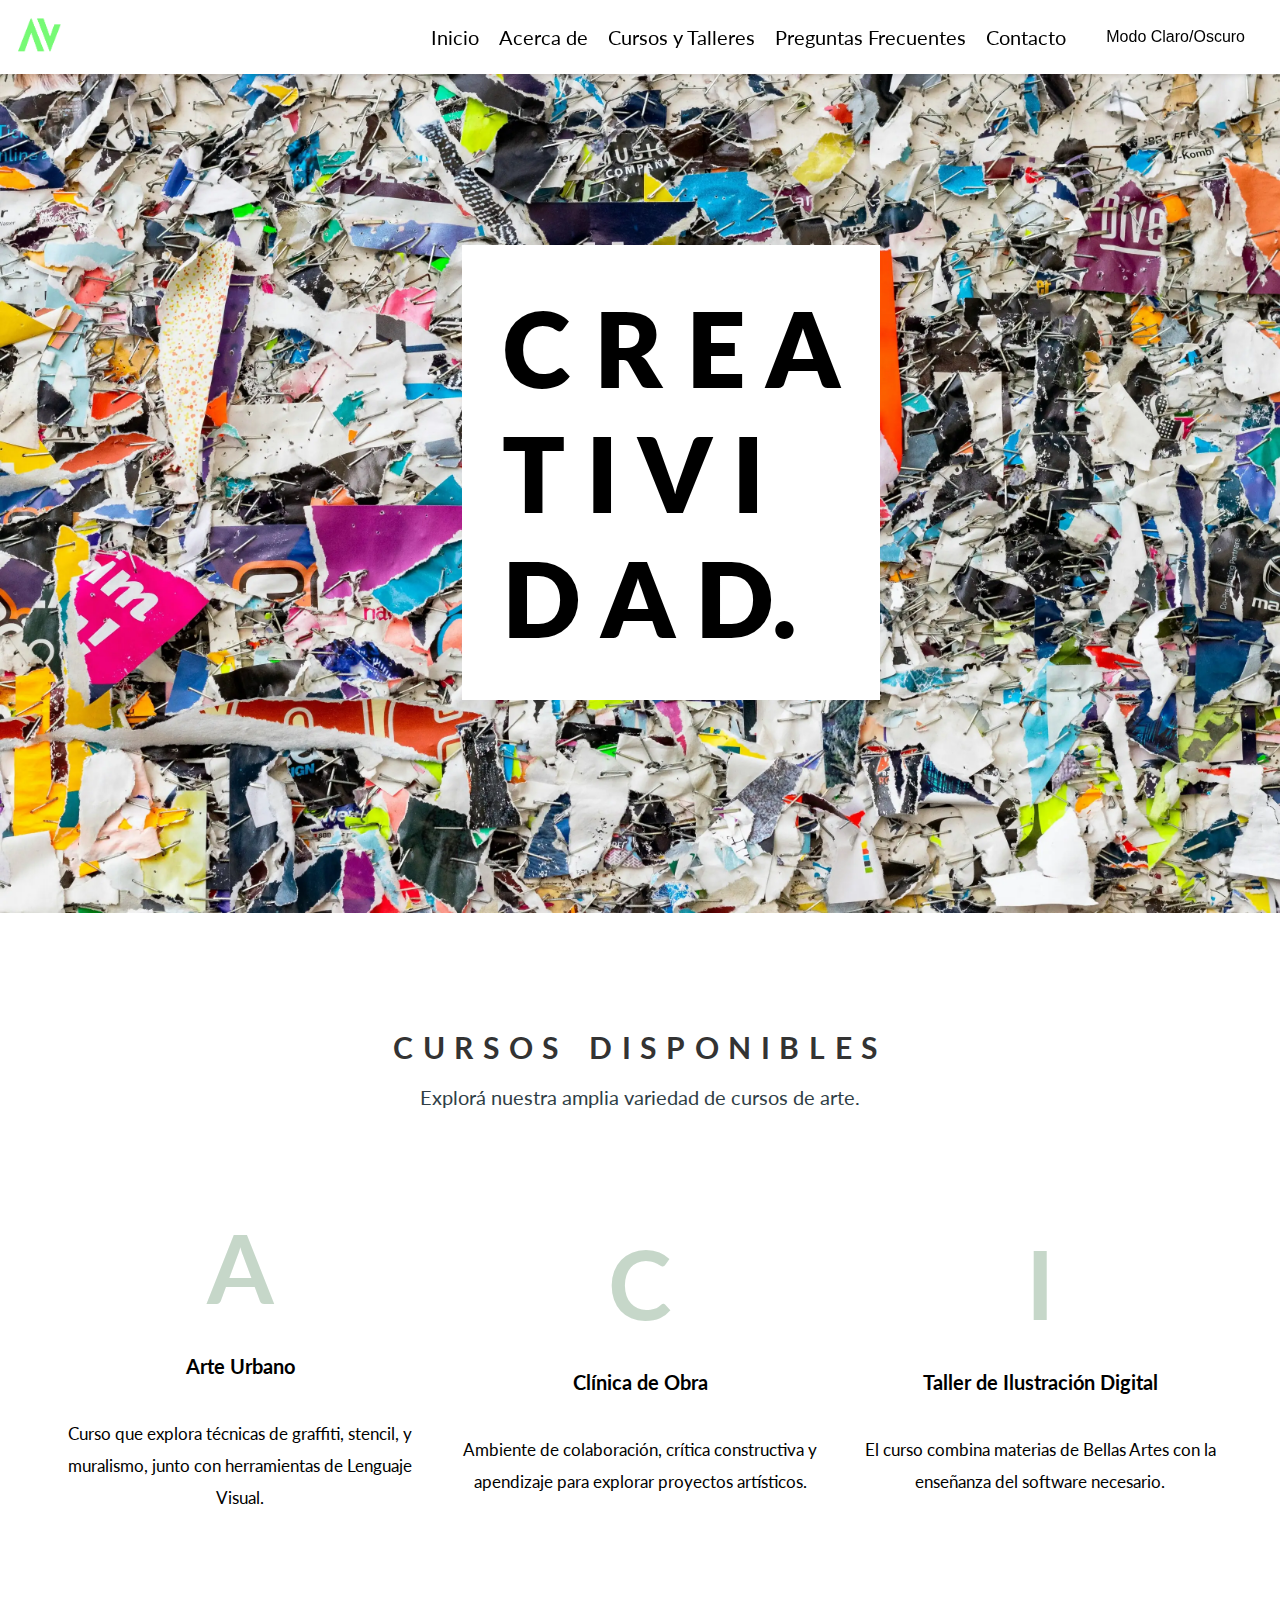
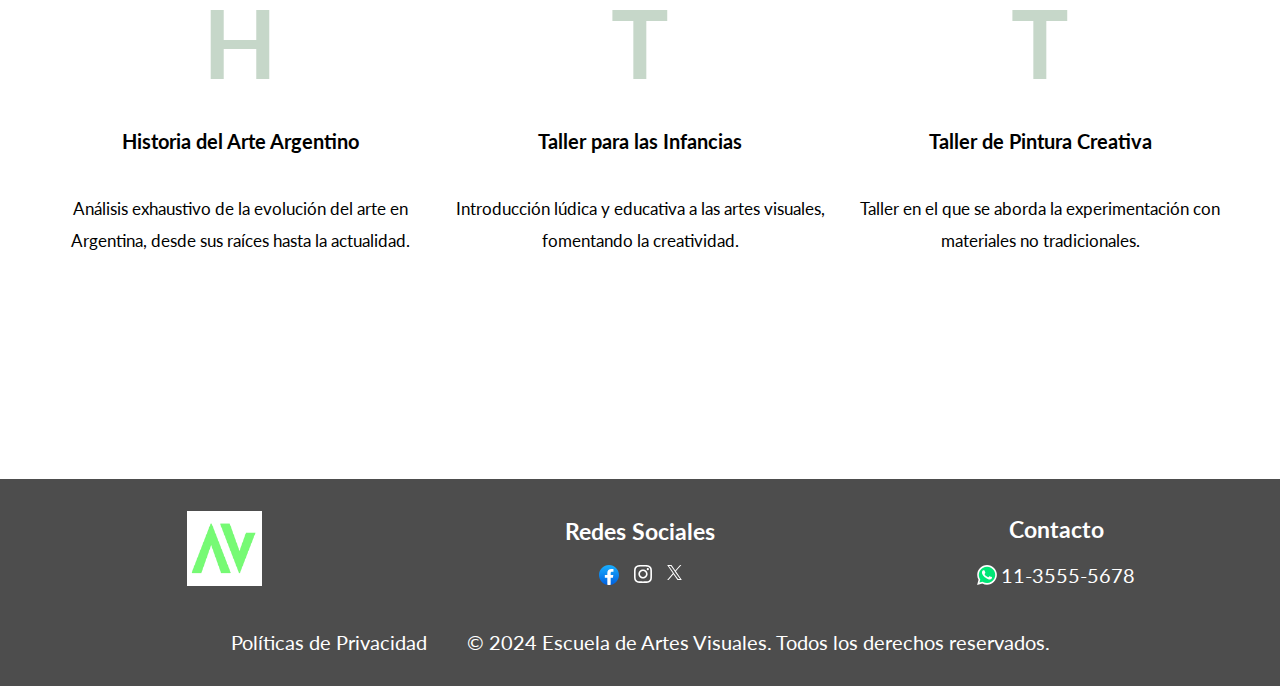
<file: index.html>
<!DOCTYPE html>
<html lang="es">
  <head>
    <meta charset="UTF-8" />
    <meta name="viewport" content="width=device-width, initial-scale=1.0" />
    <title>Escuela de Artes Visuales - Página de Inicio</title>
    <meta
      name="description"
      content="Pagina de inicio de Arte Vivo, escuela de artes visuales, con información sobre cursos. "
    />
    <link rel="preconnect" href="https://fonts.googleapis.com" />
    <link rel="preconnect" href="https://fonts.gstatic.com" crossorigin />
    <link
      href="https://fonts.googleapis.com/css2?family=Lato:ital,wght@0,100;0,300;0,400;0,700;0,900;1,100;1,300;1,400;1,700;1,900&display=swap"
      rel="stylesheet"
    />
    <link rel="stylesheet" href="./css/style.css" />
    <link rel="icon" type="image/png" href="./imagenes/logoOK.png" />
  </head>

  <body>
    <header class="header">
      <a href="./index.html" aria-label="Enlace a la página de inicio">
        <img
          class="logo-image"
          src="./imagenes/logoOK.png"
          alt="Logo de la Escuela de Arte"
        />
      </a>
      <button id="menu-toggle" aria-label="Toggle menu">☰</button>
      <nav aria-label="Menú principal">
        <ul>
          <li><a href="./index.html">Inicio</a></li>
          <li><a href="./acerca.html">Acerca de</a></li>
          <li><a href="./cursos.html">Cursos y Talleres</a></li>
          <li><a href="./preguntas.html">Preguntas Frecuentes</a></li>
          <li><a href="./contacto.html">Contacto</a></li>
          <button id="theme-toggle-btn">Modo Claro/Oscuro</button>
        </ul>
      </nav>
    </header>

    <main>
      <picture>
        <source srcset="imagenes\img-inicio-min.webp" type="image/webp" />
        <source
          srcset="imagenes\imagen-inicio-redimensionada.jpg"
          type="image/jpg"
        />
        <img
          id="hero-image"
          src="./imagenes/img-inicio-min.webp"
          alt="Imagen de arte"
        />
      </picture>

      <div id="container-title-image-over">
        <p class="title-image-over">c r e a</p>
        <p class="title-image-over">t i v i</p>
        <p class="title-image-over">d a d.</p>
      </div>
      <section>
        <a href="./cursos.html"> <h2>CURSOS DISPONIBLES</h2></a>

        <p
          style="
            text-align: center;
            margin-top: 20px;
            /* font-size: small; */
            color: #2f3e46;
          "
        >
          Explorá nuestra amplia variedad de cursos de arte.
        </p>
        <div id="letters">
          <div>
            <span>A</span>
            <p>Arte Urbano</p>
            <small
              >Curso que explora técnicas de graffiti, stencil, y muralismo,
              junto con herramientas de Lenguaje Visual.
            </small>
          </div>
          <div>
            <span>C</span>
            <p>Clínica de Obra</p>
            <small
              >Ambiente de colaboración, crítica constructiva y apendizaje para
              explorar proyectos artísticos.
            </small>
          </div>
          <div>
            <span>I</span>
            <p>Taller de Ilustración Digital</p>
            <small id="ilustracionDigital"
              >El curso combina materias de Bellas Artes con la enseñanza del
              software necesario.</small
            >
          </div>
          <div>
            <span>H</span>
            <p>Historia del Arte Argentino</p>
            <small
              >Análisis exhaustivo de la evolución del arte en Argentina, desde
              sus raíces hasta la actualidad.
            </small>
          </div>
          <div>
            <span>T</span>
            <p>Taller para las Infancias</p>
            <small
              >Introducción lúdica y educativa a las artes visuales, fomentando
              la creatividad.
            </small>
          </div>
          <div>
            <span>T</span>
            <p>Taller de Pintura Creativa</p>
            <small
              >Taller en el que se aborda la experimentación con materiales no
              tradicionales.</small
            >
          </div>
        </div>
      </section>
    </main>
    <footer>
      <div class="footer-container">
        <div class="footer-section">
          <img
            id="logo-image-footer"
            src="./imagenes/logoOK.png"
            alt="Logo de la Escuela de Arte"
          />
        </div>
        <div class="footer-section">
          <h3>Redes Sociales</h3>
          <ul id="ul-social">
            <li>
              <a
                rel="noopener"
                href="https://www.facebook.com/?locale=es_LA"
                target="_blank"
                class="social-link"
                ><svg
                  xmlns="http://www.w3.org/2000/svg"
                  viewBox="0 0 36 36"
                  fill="url(#a)"
                  height="20"
                  width="20"
                >
                  <defs>
                    <linearGradient
                      x1="50%"
                      x2="50%"
                      y1="97.078%"
                      y2="0%"
                      id="a"
                    >
                      <stop offset="0%" stop-color="#0062E0"></stop>
                      <stop offset="100%" stop-color="#19AFFF"></stop>
                    </linearGradient>
                  </defs>
                  <path
                    d="M15 35.8C6.5 34.3 0 26.9 0 18 0 8.1 8.1 0 18 0s18 8.1 18 18c0 8.9-6.5 16.3-15 17.8l-1-.8h-4l-1 .8z"
                  ></path>
                  <path
                    fill="#FFF"
                    d="m25 23 .8-5H21v-3.5c0-1.4.5-2.5 2.7-2.5H26V7.4c-1.3-.2-2.7-.4-4-.4-4.1 0-7 2.5-7 7v4h-4.5v5H15v12.7c1 .2 2 .3 3 .3s2-.1 3-.3V23h4z"
                  ></path></svg
              ></a>
            </li>
            <li>
              <a
                rel="noopener"
                href="https://www.instagram.com/reel/C5kAtQau6oF/?igsh=aXc1am41emd6bW9s"
                target="_blank"
                class="social-link"
                ><svg
                  xmlns="http://www.w3.org/2000/svg"
                  width="18"
                  height="18"
                  preserveAspectRatio="xMidYMid"
                  viewBox="0 0 256 256"
                >
                  <path
                    fill="#fff"
                    d="M128 23.064c34.177 0 38.225.13 51.722.745 12.48.57 19.258 2.655 23.769 4.408 5.974 2.322 10.238 5.096 14.717 9.575 4.48 4.479 7.253 8.743 9.575 14.717 1.753 4.511 3.838 11.289 4.408 23.768.615 13.498.745 17.546.745 51.723 0 34.178-.13 38.226-.745 51.723-.57 12.48-2.655 19.257-4.408 23.768-2.322 5.974-5.096 10.239-9.575 14.718-4.479 4.479-8.743 7.253-14.717 9.574-4.511 1.753-11.289 3.839-23.769 4.408-13.495.616-17.543.746-51.722.746-34.18 0-38.228-.13-51.723-.746-12.48-.57-19.257-2.655-23.768-4.408-5.974-2.321-10.239-5.095-14.718-9.574-4.479-4.48-7.253-8.744-9.574-14.718-1.753-4.51-3.839-11.288-4.408-23.768-.616-13.497-.746-17.545-.746-51.723 0-34.177.13-38.225.746-51.722.57-12.48 2.655-19.258 4.408-23.769 2.321-5.974 5.095-10.238 9.574-14.717 4.48-4.48 8.744-7.253 14.718-9.575 4.51-1.753 11.288-3.838 23.768-4.408 13.497-.615 17.545-.745 51.723-.745M128 0C93.237 0 88.878.147 75.226.77c-13.625.622-22.93 2.786-31.071 5.95-8.418 3.271-15.556 7.648-22.672 14.764C14.367 28.6 9.991 35.738 6.72 44.155 3.555 52.297 1.392 61.602.77 75.226.147 88.878 0 93.237 0 128c0 34.763.147 39.122.77 52.774.622 13.625 2.785 22.93 5.95 31.071 3.27 8.417 7.647 15.556 14.763 22.672 7.116 7.116 14.254 11.492 22.672 14.763 8.142 3.165 17.446 5.328 31.07 5.95 13.653.623 18.012.77 52.775.77s39.122-.147 52.774-.77c13.624-.622 22.929-2.785 31.07-5.95 8.418-3.27 15.556-7.647 22.672-14.763 7.116-7.116 11.493-14.254 14.764-22.672 3.164-8.142 5.328-17.446 5.95-31.07.623-13.653.77-18.012.77-52.775s-.147-39.122-.77-52.774c-.622-13.624-2.786-22.929-5.95-31.07-3.271-8.418-7.648-15.556-14.764-22.672C227.4 14.368 220.262 9.99 211.845 6.72c-8.142-3.164-17.447-5.328-31.071-5.95C167.122.147 162.763 0 128 0Zm0 62.27C91.698 62.27 62.27 91.7 62.27 128c0 36.302 29.428 65.73 65.73 65.73 36.301 0 65.73-29.428 65.73-65.73 0-36.301-29.429-65.73-65.73-65.73Zm0 108.397c-23.564 0-42.667-19.103-42.667-42.667S104.436 85.333 128 85.333s42.667 19.103 42.667 42.667-19.103 42.667-42.667 42.667Zm83.686-110.994c0 8.484-6.876 15.36-15.36 15.36-8.483 0-15.36-6.876-15.36-15.36 0-8.483 6.877-15.36 15.36-15.36 8.484 0 15.36 6.877 15.36 15.36Z"
                  ></path></svg
              ></a>
            </li>
            <li>
              <a
                rel="noopener"
                href="https://twitter.com/?lang=es"
                target="_blank"
                class="social-link"
                ><svg
                  xmlns="http://www.w3.org/2000/svg"
                  width="15"
                  height="15"
                  fill="none"
                  viewBox="0 0 1200 1227"
                >
                  <path
                    fill="#fff"
                    d="M714.163 519.284 1160.89 0h-105.86L667.137 450.887 357.328 0H0l468.492 681.821L0 1226.37h105.866l409.625-476.152 327.181 476.152H1200L714.137 519.284h.026ZM569.165 687.828l-47.468-67.894-377.686-540.24h162.604l304.797 435.991 47.468 67.894 396.2 566.721H892.476L569.165 687.854v-.026Z"
                  ></path></svg
              ></a>
            </li>
          </ul>
        </div>
        <div class="footer-section">
          <h3>Contacto</h3>
          <p>
            <a
              rel="noopener"
              href="https://web.whatsapp.com/"
              target="_blank"
              class="social-link"
              ><svg
                viewBox="0 0 256 259"
                width="20"
                height="20"
                xmlns="http://www.w3.org/2000/svg"
                preserveAspectRatio="xMidYMid"
              >
                <path
                  d="m67.663 221.823 4.185 2.093c17.44 10.463 36.971 15.346 56.503 15.346 61.385 0 111.609-50.224 111.609-111.609 0-29.297-11.859-57.897-32.785-78.824-20.927-20.927-48.83-32.785-78.824-32.785-61.385 0-111.61 50.224-110.912 112.307 0 20.926 6.278 41.156 16.741 58.594l2.79 4.186-11.16 41.156 41.853-10.464Z"
                  fill="#00E676"
                ></path>
                <path
                  d="M219.033 37.668C195.316 13.254 162.531 0 129.048 0 57.898 0 .698 57.897 1.395 128.35c0 22.322 6.278 43.947 16.742 63.478L0 258.096l67.663-17.439c18.834 10.464 39.76 15.347 60.688 15.347 70.453 0 127.653-57.898 127.653-128.35 0-34.181-13.254-66.269-36.97-89.986ZM129.048 234.38c-18.834 0-37.668-4.882-53.712-14.648l-4.185-2.093-40.458 10.463 10.463-39.76-2.79-4.186C7.673 134.63 22.322 69.058 72.546 38.365c50.224-30.692 115.097-16.043 145.79 34.181 30.692 50.224 16.043 115.097-34.18 145.79-16.045 10.463-35.576 16.043-55.108 16.043Zm61.385-77.428-7.673-3.488s-11.16-4.883-18.136-8.371c-.698 0-1.395-.698-2.093-.698-2.093 0-3.488.698-4.883 1.396 0 0-.697.697-10.463 11.858-.698 1.395-2.093 2.093-3.488 2.093h-.698c-.697 0-2.092-.698-2.79-1.395l-3.488-1.395c-7.673-3.488-14.648-7.674-20.229-13.254-1.395-1.395-3.488-2.79-4.883-4.185-4.883-4.883-9.766-10.464-13.253-16.742l-.698-1.395c-.697-.698-.697-1.395-1.395-2.79 0-1.395 0-2.79.698-3.488 0 0 2.79-3.488 4.882-5.58 1.396-1.396 2.093-3.488 3.488-4.883 1.395-2.093 2.093-4.883 1.395-6.976-.697-3.488-9.068-22.322-11.16-26.507-1.396-2.093-2.79-2.79-4.883-3.488H83.01c-1.396 0-2.79.698-4.186.698l-.698.697c-1.395.698-2.79 2.093-4.185 2.79-1.395 1.396-2.093 2.79-3.488 4.186-4.883 6.278-7.673 13.951-7.673 21.624 0 5.58 1.395 11.161 3.488 16.044l.698 2.093c6.278 13.253 14.648 25.112 25.81 35.575l2.79 2.79c2.092 2.093 4.185 3.488 5.58 5.58 14.649 12.557 31.39 21.625 50.224 26.508 2.093.697 4.883.697 6.976 1.395h6.975c3.488 0 7.673-1.395 10.464-2.79 2.092-1.395 3.487-1.395 4.882-2.79l1.396-1.396c1.395-1.395 2.79-2.092 4.185-3.487 1.395-1.395 2.79-2.79 3.488-4.186 1.395-2.79 2.092-6.278 2.79-9.765v-4.883s-.698-.698-2.093-1.395Z"
                  fill="#FFF"
                ></path></svg
              >11-3555-5678</a
            >
          </p>
        </div>
      </div>
      <div class="footer-section" style="margin-top: 40px">
        <p>
          <a
            href="/politicas-de-privacidad"
            style="justify-content: start; margin-right: 40px"
            >Políticas de Privacidad</a
          >© 2024 Escuela de Artes Visuales. Todos los derechos reservados.
        </p>
      </div>
    </footer>

    <script src="./js/script.js"></script>
    <script>
      document
        .getElementById("menu-toggle")
        .addEventListener("click", function () {
          document.querySelector("nav").classList.toggle("show");
          this.classList.toggle("show");
        });
    </script>
  </body>
</html>
</file>
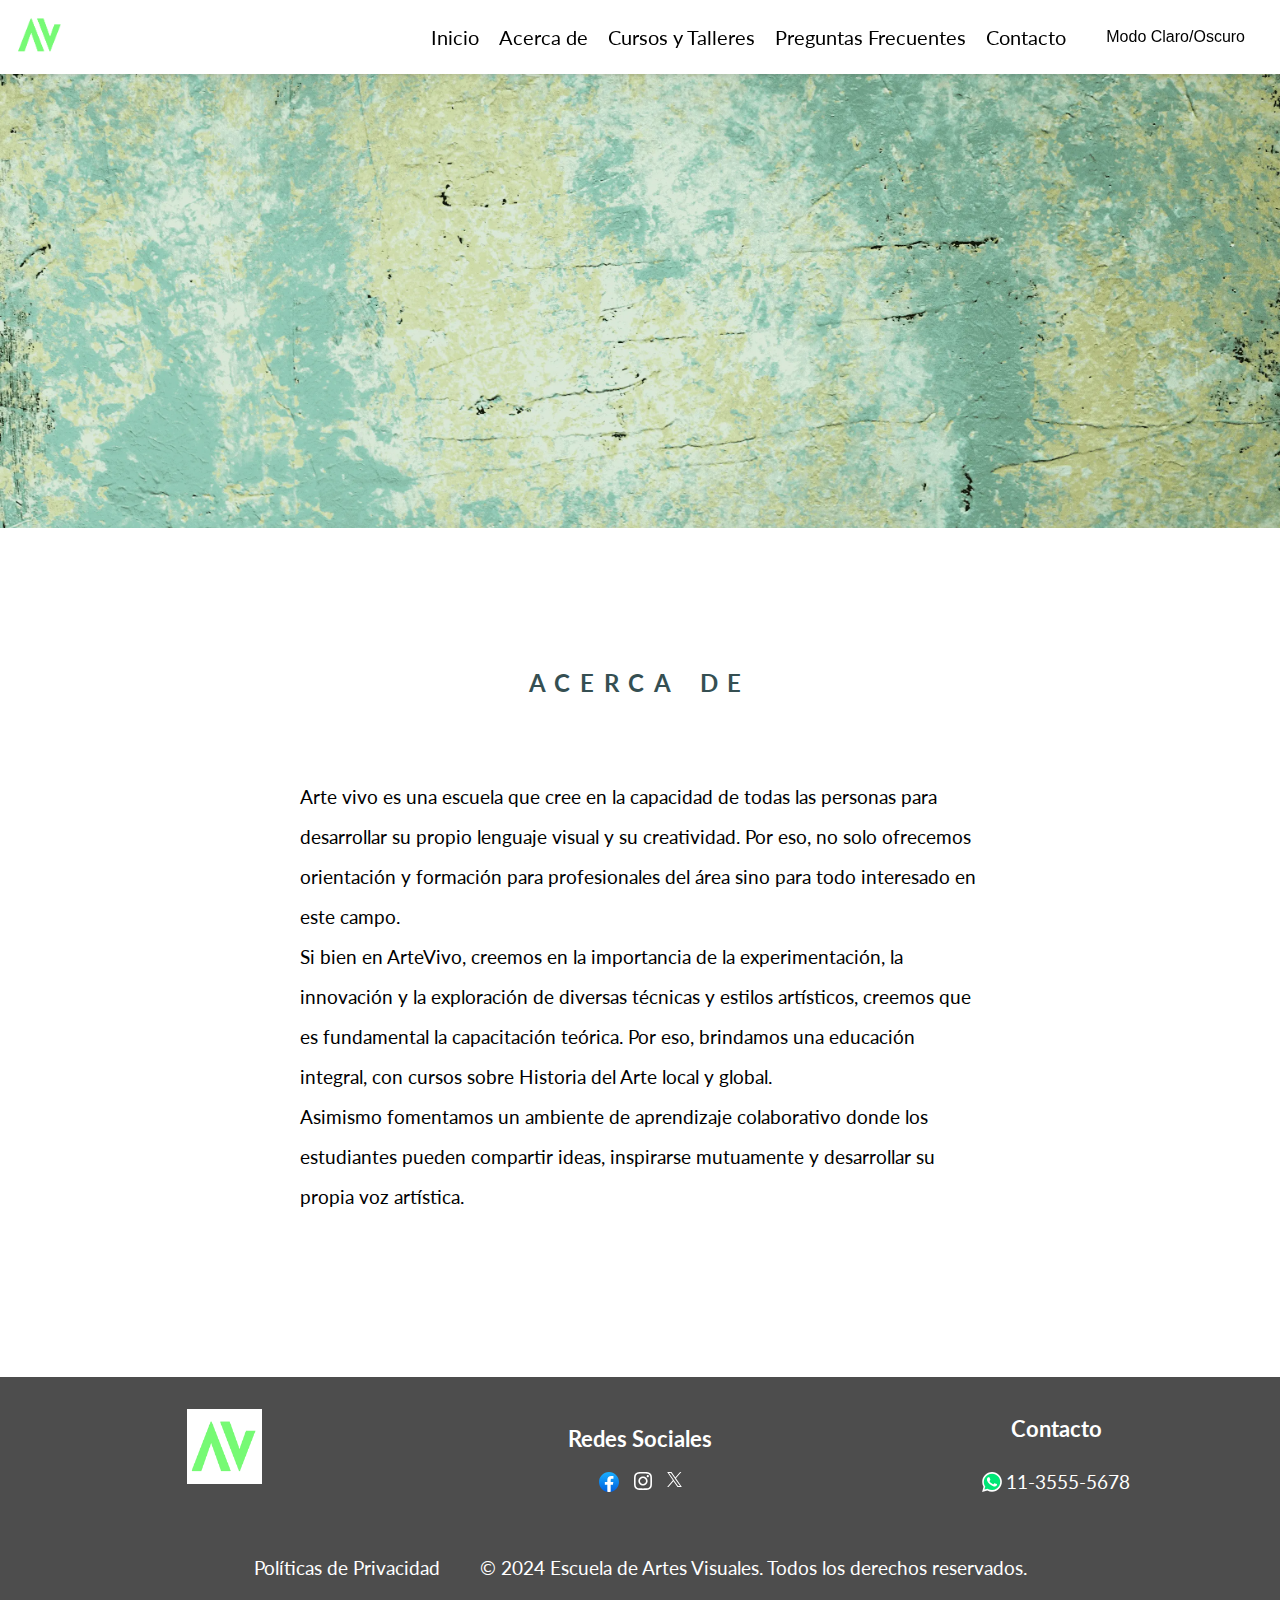
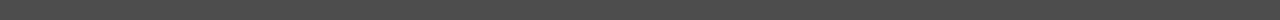
<file: acerca.html>
<!DOCTYPE html>
<html lang="es">

<head>
  <meta charset="UTF-8">
  <meta name="viewport" content="width=device-width, initial-scale=1.0">
  <link rel="preconnect" href="https://fonts.googleapis.com">
  <link rel="preconnect" href="https://fonts.gstatic.com" crossorigin>
  <link href="https://fonts.googleapis.com/css2?family=Lato:ital,wght@0,100;0,300;0,400;0,700;0,900;1,100;1,300;1,400;1,700;1,900&display=swap" rel="stylesheet">
  <link rel="stylesheet" href="./css/acerca.css">
  <link rel="icon" type="image/x-icon" href="./imagenes/logoOK.png" />
  <title>Acerca de</title>
</head>

<body>
  <div class="contenedor">

    <header class="header">
      <a href="./index.html" aria-label="Enlace a la página de inicio">
        <img class="logo-image" src="./imagenes/logoOK.png" alt="Logo de la Escuela de Arte" />
      </a>
      <button id="menu-toggle" aria-label="Toggle menu">☰</button>
      <nav aria-label="Menú principal">
        <ul>
          <li><a href="./index.html">Inicio</a></li>
          <li><a href="./acerca.html">Acerca de</a></li>
          <li><a href="./cursos.html">Cursos y Talleres</a></li>
          <li><a href="./preguntas.html">Preguntas Frecuentes</a></li>
          <li><a href="./contacto.html">Contacto</a></li>
          <button id="theme-toggle-btn">Modo Claro/Oscuro</button>
        </ul>
      </nav>
    </header>

<div>
  <picture>
    <source 
    srcset="imagenes\imgs-banners\acercaDe-min.webp" 
    type="image/webp" />
    <source
      srcset="imagenes\imgs-banners\acercaDe.png"
      type="image/jpg"
    />
    <img
      src="imagenes\imgs-banners\acercaDe-min.webp"
      alt="Imagen de arte"
    />
  </picture>
    </div>

    <main class="main">
      <h3 class="acerca">ACERCA DE</h3>
      <p>Arte vivo es una escuela que cree en la capacidad de todas las personas para desarrollar su propio lenguaje
        visual
        y su creatividad.
        Por eso, no solo ofrecemos orientación y formación para profesionales del área sino para todo interesado en este
        campo.</p>
        <p>Si bien en ArteVivo, creemos en la importancia de la experimentación, la innovación y la exploración de
          diversas
          técnicas y estilos artísticos, creemos que es fundamental la capacitación teórica. Por eso, brindamos una
          educación integral, con cursos sobre Historia del Arte local y global.</p>
        <p>Asimismo fomentamos un ambiente de aprendizaje colaborativo donde los estudiantes pueden compartir ideas,
          inspirarse mutuamente y desarrollar su propia voz artística.</p>
    </main>


    <footer>
      <div class="footer-container">
        <div class="footer-section">
          <img
            id="logo-image-footer"
            src="./imagenes/logoOK.png"
            alt="Logo de la Escuela de Arte"
          />
        </div>
        <div class="footer-section">
          <h3>Redes Sociales</h3>
          <ul id="ul-social">
            <li>
              <a rel="noopener"
                href="https://www.facebook.com/?locale=es_LA"
                target="_blank"
                class="social-link"
                ><svg
                  xmlns="http://www.w3.org/2000/svg"
                  viewBox="0 0 36 36"
                  fill="url(#a)"
                  height="20"
                  width="20"
                >
                  <defs>
                    <linearGradient
                      x1="50%"
                      x2="50%"
                      y1="97.078%"
                      y2="0%"
                      id="a"
                    >
                      <stop offset="0%" stop-color="#0062E0"></stop>
                      <stop offset="100%" stop-color="#19AFFF"></stop>
                    </linearGradient>
                  </defs>
                  <path
                    d="M15 35.8C6.5 34.3 0 26.9 0 18 0 8.1 8.1 0 18 0s18 8.1 18 18c0 8.9-6.5 16.3-15 17.8l-1-.8h-4l-1 .8z"
                  ></path>
                  <path
                    fill="#FFF"
                    d="m25 23 .8-5H21v-3.5c0-1.4.5-2.5 2.7-2.5H26V7.4c-1.3-.2-2.7-.4-4-.4-4.1 0-7 2.5-7 7v4h-4.5v5H15v12.7c1 .2 2 .3 3 .3s2-.1 3-.3V23h4z"
                  ></path></svg
              ></a>
            </li>
            <li>
              <a rel="noopener"
                href="https://www.instagram.com/reel/C5kAtQau6oF/?igsh=aXc1am41emd6bW9s"
                target="_blank"
                class="social-link"
                ><svg
                  xmlns="http://www.w3.org/2000/svg"
                  width="18"
                  height="18"
                  preserveAspectRatio="xMidYMid"
                  viewBox="0 0 256 256"
                >
                  <path
                    fill="#fff"
                    d="M128 23.064c34.177 0 38.225.13 51.722.745 12.48.57 19.258 2.655 23.769 4.408 5.974 2.322 10.238 5.096 14.717 9.575 4.48 4.479 7.253 8.743 9.575 14.717 1.753 4.511 3.838 11.289 4.408 23.768.615 13.498.745 17.546.745 51.723 0 34.178-.13 38.226-.745 51.723-.57 12.48-2.655 19.257-4.408 23.768-2.322 5.974-5.096 10.239-9.575 14.718-4.479 4.479-8.743 7.253-14.717 9.574-4.511 1.753-11.289 3.839-23.769 4.408-13.495.616-17.543.746-51.722.746-34.18 0-38.228-.13-51.723-.746-12.48-.57-19.257-2.655-23.768-4.408-5.974-2.321-10.239-5.095-14.718-9.574-4.479-4.48-7.253-8.744-9.574-14.718-1.753-4.51-3.839-11.288-4.408-23.768-.616-13.497-.746-17.545-.746-51.723 0-34.177.13-38.225.746-51.722.57-12.48 2.655-19.258 4.408-23.769 2.321-5.974 5.095-10.238 9.574-14.717 4.48-4.48 8.744-7.253 14.718-9.575 4.51-1.753 11.288-3.838 23.768-4.408 13.497-.615 17.545-.745 51.723-.745M128 0C93.237 0 88.878.147 75.226.77c-13.625.622-22.93 2.786-31.071 5.95-8.418 3.271-15.556 7.648-22.672 14.764C14.367 28.6 9.991 35.738 6.72 44.155 3.555 52.297 1.392 61.602.77 75.226.147 88.878 0 93.237 0 128c0 34.763.147 39.122.77 52.774.622 13.625 2.785 22.93 5.95 31.071 3.27 8.417 7.647 15.556 14.763 22.672 7.116 7.116 14.254 11.492 22.672 14.763 8.142 3.165 17.446 5.328 31.07 5.95 13.653.623 18.012.77 52.775.77s39.122-.147 52.774-.77c13.624-.622 22.929-2.785 31.07-5.95 8.418-3.27 15.556-7.647 22.672-14.763 7.116-7.116 11.493-14.254 14.764-22.672 3.164-8.142 5.328-17.446 5.95-31.07.623-13.653.77-18.012.77-52.775s-.147-39.122-.77-52.774c-.622-13.624-2.786-22.929-5.95-31.07-3.271-8.418-7.648-15.556-14.764-22.672C227.4 14.368 220.262 9.99 211.845 6.72c-8.142-3.164-17.447-5.328-31.071-5.95C167.122.147 162.763 0 128 0Zm0 62.27C91.698 62.27 62.27 91.7 62.27 128c0 36.302 29.428 65.73 65.73 65.73 36.301 0 65.73-29.428 65.73-65.73 0-36.301-29.429-65.73-65.73-65.73Zm0 108.397c-23.564 0-42.667-19.103-42.667-42.667S104.436 85.333 128 85.333s42.667 19.103 42.667 42.667-19.103 42.667-42.667 42.667Zm83.686-110.994c0 8.484-6.876 15.36-15.36 15.36-8.483 0-15.36-6.876-15.36-15.36 0-8.483 6.877-15.36 15.36-15.36 8.484 0 15.36 6.877 15.36 15.36Z"
                  ></path></svg
              ></a>
            </li>
            <li>
              <a rel="noopener"
                href="https://twitter.com/?lang=es"
                target="_blank"
                class="social-link"
                ><svg
                  xmlns="http://www.w3.org/2000/svg"
                  width="15"
                  height="15"
                  fill="none"
                  viewBox="0 0 1200 1227"
                >
                  <path
                    fill="#fff"
                    d="M714.163 519.284 1160.89 0h-105.86L667.137 450.887 357.328 0H0l468.492 681.821L0 1226.37h105.866l409.625-476.152 327.181 476.152H1200L714.137 519.284h.026ZM569.165 687.828l-47.468-67.894-377.686-540.24h162.604l304.797 435.991 47.468 67.894 396.2 566.721H892.476L569.165 687.854v-.026Z"
                  ></path></svg
              ></a>
            </li>
          </ul>
        </div>
        <div class="footer-section">
          <h3>Contacto</h3>
          <p>
            <a rel="noopener"
              href="https://web.whatsapp.com/"
              target="_blank"
              class="social-link"
              ><svg
                viewBox="0 0 256 259"
                width="20"
                height="20"
                xmlns="http://www.w3.org/2000/svg"
                preserveAspectRatio="xMidYMid"
              >
                <path
                  d="m67.663 221.823 4.185 2.093c17.44 10.463 36.971 15.346 56.503 15.346 61.385 0 111.609-50.224 111.609-111.609 0-29.297-11.859-57.897-32.785-78.824-20.927-20.927-48.83-32.785-78.824-32.785-61.385 0-111.61 50.224-110.912 112.307 0 20.926 6.278 41.156 16.741 58.594l2.79 4.186-11.16 41.156 41.853-10.464Z"
                  fill="#00E676"
                ></path>
                <path
                  d="M219.033 37.668C195.316 13.254 162.531 0 129.048 0 57.898 0 .698 57.897 1.395 128.35c0 22.322 6.278 43.947 16.742 63.478L0 258.096l67.663-17.439c18.834 10.464 39.76 15.347 60.688 15.347 70.453 0 127.653-57.898 127.653-128.35 0-34.181-13.254-66.269-36.97-89.986ZM129.048 234.38c-18.834 0-37.668-4.882-53.712-14.648l-4.185-2.093-40.458 10.463 10.463-39.76-2.79-4.186C7.673 134.63 22.322 69.058 72.546 38.365c50.224-30.692 115.097-16.043 145.79 34.181 30.692 50.224 16.043 115.097-34.18 145.79-16.045 10.463-35.576 16.043-55.108 16.043Zm61.385-77.428-7.673-3.488s-11.16-4.883-18.136-8.371c-.698 0-1.395-.698-2.093-.698-2.093 0-3.488.698-4.883 1.396 0 0-.697.697-10.463 11.858-.698 1.395-2.093 2.093-3.488 2.093h-.698c-.697 0-2.092-.698-2.79-1.395l-3.488-1.395c-7.673-3.488-14.648-7.674-20.229-13.254-1.395-1.395-3.488-2.79-4.883-4.185-4.883-4.883-9.766-10.464-13.253-16.742l-.698-1.395c-.697-.698-.697-1.395-1.395-2.79 0-1.395 0-2.79.698-3.488 0 0 2.79-3.488 4.882-5.58 1.396-1.396 2.093-3.488 3.488-4.883 1.395-2.093 2.093-4.883 1.395-6.976-.697-3.488-9.068-22.322-11.16-26.507-1.396-2.093-2.79-2.79-4.883-3.488H83.01c-1.396 0-2.79.698-4.186.698l-.698.697c-1.395.698-2.79 2.093-4.185 2.79-1.395 1.396-2.093 2.79-3.488 4.186-4.883 6.278-7.673 13.951-7.673 21.624 0 5.58 1.395 11.161 3.488 16.044l.698 2.093c6.278 13.253 14.648 25.112 25.81 35.575l2.79 2.79c2.092 2.093 4.185 3.488 5.58 5.58 14.649 12.557 31.39 21.625 50.224 26.508 2.093.697 4.883.697 6.976 1.395h6.975c3.488 0 7.673-1.395 10.464-2.79 2.092-1.395 3.487-1.395 4.882-2.79l1.396-1.396c1.395-1.395 2.79-2.092 4.185-3.487 1.395-1.395 2.79-2.79 3.488-4.186 1.395-2.79 2.092-6.278 2.79-9.765v-4.883s-.698-.698-2.093-1.395Z"
                  fill="#FFF"
                ></path></svg
              >11-3555-5678</a
            >
          </p>
        </div>
      </div>
      <div class="footer-section" style="margin-top: 40px">
        <p>
          <a href="/politicas-de-privacidad" style="justify-content: start; margin-right: 40px;"
            >Políticas de Privacidad</a
          >© 2024 Escuela de Artes Visuales. Todos los derechos reservados.
        </p>
      </div>
    </footer>

    <script src="./js/script.js"></script>
    <script>
      document.getElementById('menu-toggle').addEventListener('click', function() {
        document.querySelector('nav').classList.toggle('show');
        this.classList.toggle('show');
        });
    </script>
    
</body>

</html>
</file>
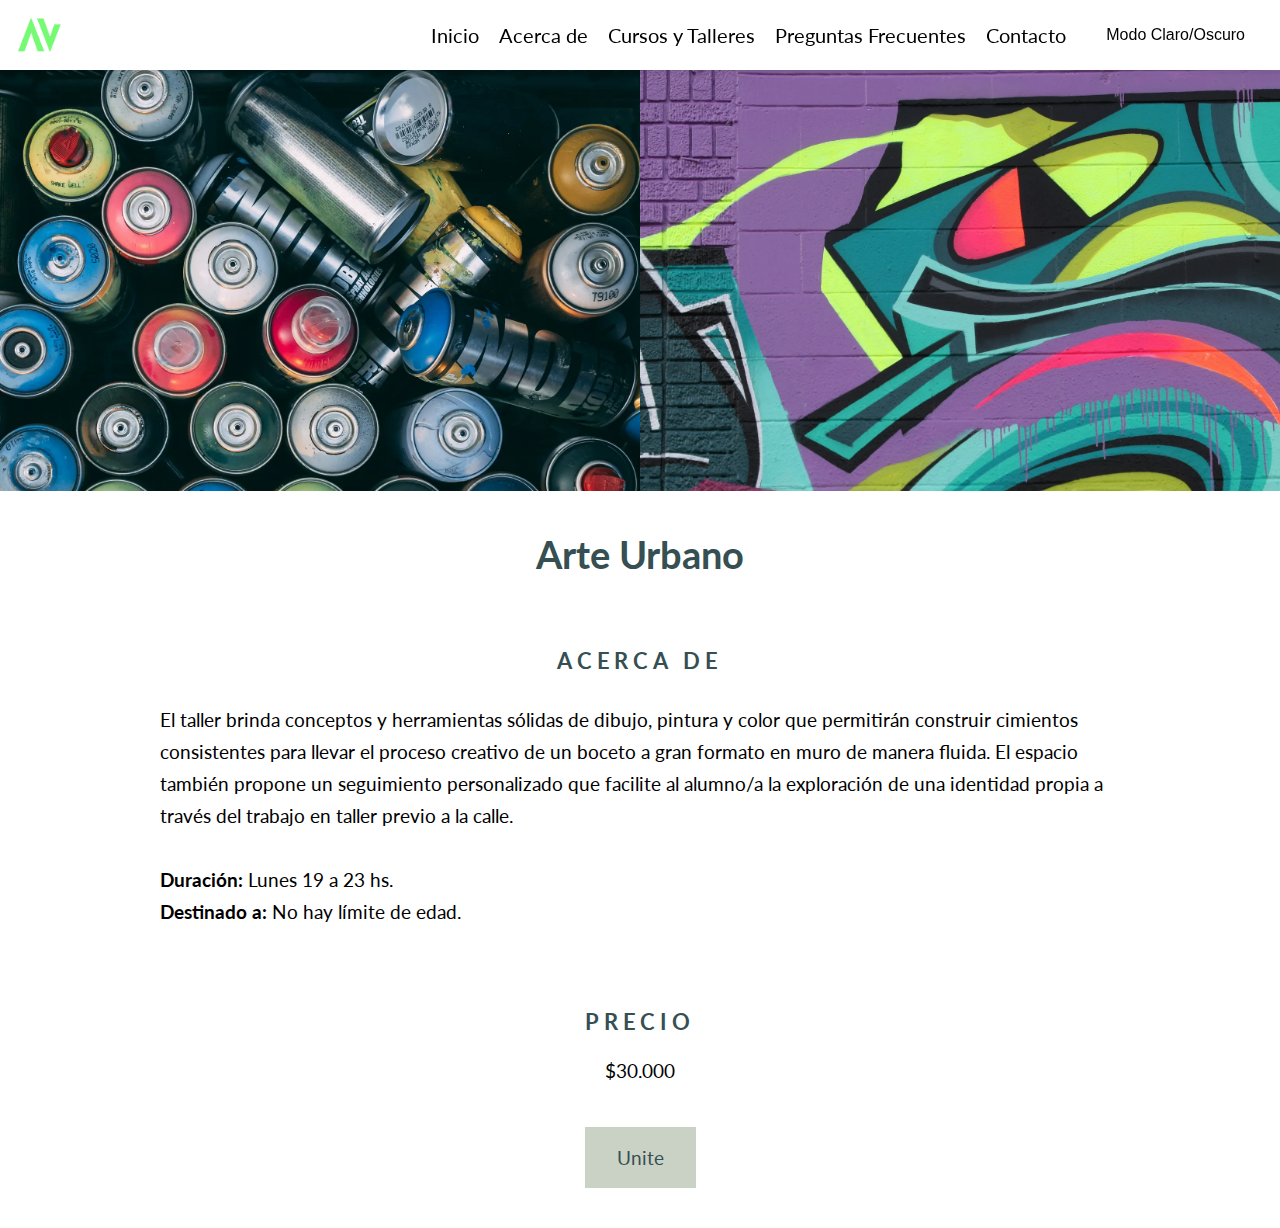
<file: arteurbano.html>
<!DOCTYPE html>
<html lang="en">
  <head>
    <meta charset="UTF-8" />
    <meta name="viewport" content="width=device-width, initial-scale=1.0" />
    <title>Arte Urbano</title>
    <link rel="stylesheet" href="./css/enlaces.css" />
    <link rel="preconnect" href="https://fonts.googleapis.com" />
    <link rel="preconnect" href="https://fonts.gstatic.com" crossorigin />
    <link
      href="https://fonts.googleapis.com/css2?family=Lato:ital,wght@0,100;0,300;0,400;0,700;0,900;1,100;1,300;1,400;1,700;1,900&display=swap"
      rel="stylesheet"
    />
    <link rel="icon" type="image/x-icon" href="./imagenes/logoOK.png" />
  </head>
  <body>
    <div class="contenedor">
      <header class="header">
        <a href="./index.html" aria-label="Enlace a la página de inicio">
          <img
            class="logo-image"
            src="./imagenes/logoOK.png"
            alt="Logo de la Escuela de Arte"
          />
        </a>
        <button id="menu-toggle" aria-label="Toggle menu">☰</button>
        <nav aria-label="Menú principal">
          <ul>
            <li><a href="./index.html">Inicio</a></li>
            <li><a href="./acerca.html">Acerca de</a></li>
            <li><a href="./cursos.html">Cursos y Talleres</a></li>
            <li><a href="./preguntas.html">Preguntas Frecuentes</a></li>
            <li><a href="./contacto.html">Contacto</a></li>
            <button id="theme-toggle-btn">Modo Claro/Oscuro</button>
          </ul>
        </nav>
      </header>
      <div class="enlacesImg">
        <picture>
          <source
            srcset="imagenes\imgs-enlaces\arteUrbano-min.webp"
            type="image/webp"
          />
          <source
            srcset="imagenes\imgs-enlaces\arteUrbano-reducida.jpg"
            type="image/png"
          />
          <img
            src="imagenes\imgs-enlaces\arteUrbano-min.webp"
            alt="Imagen de una persona preparando materiales para pintar"
            class="primer-img"
          />
        </picture>
        <picture>
          <source
            srcset="imagenes\imgs-enlaces\graffiti-min.webp"
            type="image/webp"
            class="segunda-img"
          />
          <source
            srcset="imagenes\imgs-enlaces\graffiti-reducida.jpg"
            type="image/png"
            class="segunda-img"
          />
          <img
            src="imagenes\imgs-enlaces\graffiti-min.webp"
            alt="Imagen de una persona preparando materiales para pintar"
            class="segunda-img"
          />
        </picture>
      </div>

      <main>
        <div class="presentacion">
          <h1>Arte Urbano</h1>
          <h3 class="enlacesh3">ACERCA DE</h3>

          <p id="texto">
            El taller brinda conceptos y herramientas sólidas de dibujo, pintura
            y color que permitirán construir cimientos consistentes para llevar
            el proceso creativo de un boceto a gran formato en muro de manera
            fluida. El espacio también propone un seguimiento personalizado que
            facilite al alumno/a la exploración de una identidad propia a través
            del trabajo en taller previo a la calle.
            <br />
            <br />
            <strong>Duración:</strong> Lunes 19 a 23 hs. <br />
            <strong>Destinado a:</strong> No hay límite de edad.
          </p>
        </div>
        <div class="precio">
          <h3 class="enlacesh3">PRECIO</h3>
          <p>$30.000</p>
        </div>
        <div class="contacto">
          <a href="#" class="btn-caja">Unite</a>
        </div>
      </main>
    </div>
    <script>
      document
        .getElementById("theme-toggle-btn")
        .addEventListener("click", function () {
          document.body.classList.toggle("dark-mode");
        });
    </script>
    <script>
      document
        .getElementById("menu-toggle")
        .addEventListener("click", function () {
          document.querySelector("nav").classList.toggle("show");
          this.classList.toggle("show");
        });
    </script>
  </body>
</html>
</file>
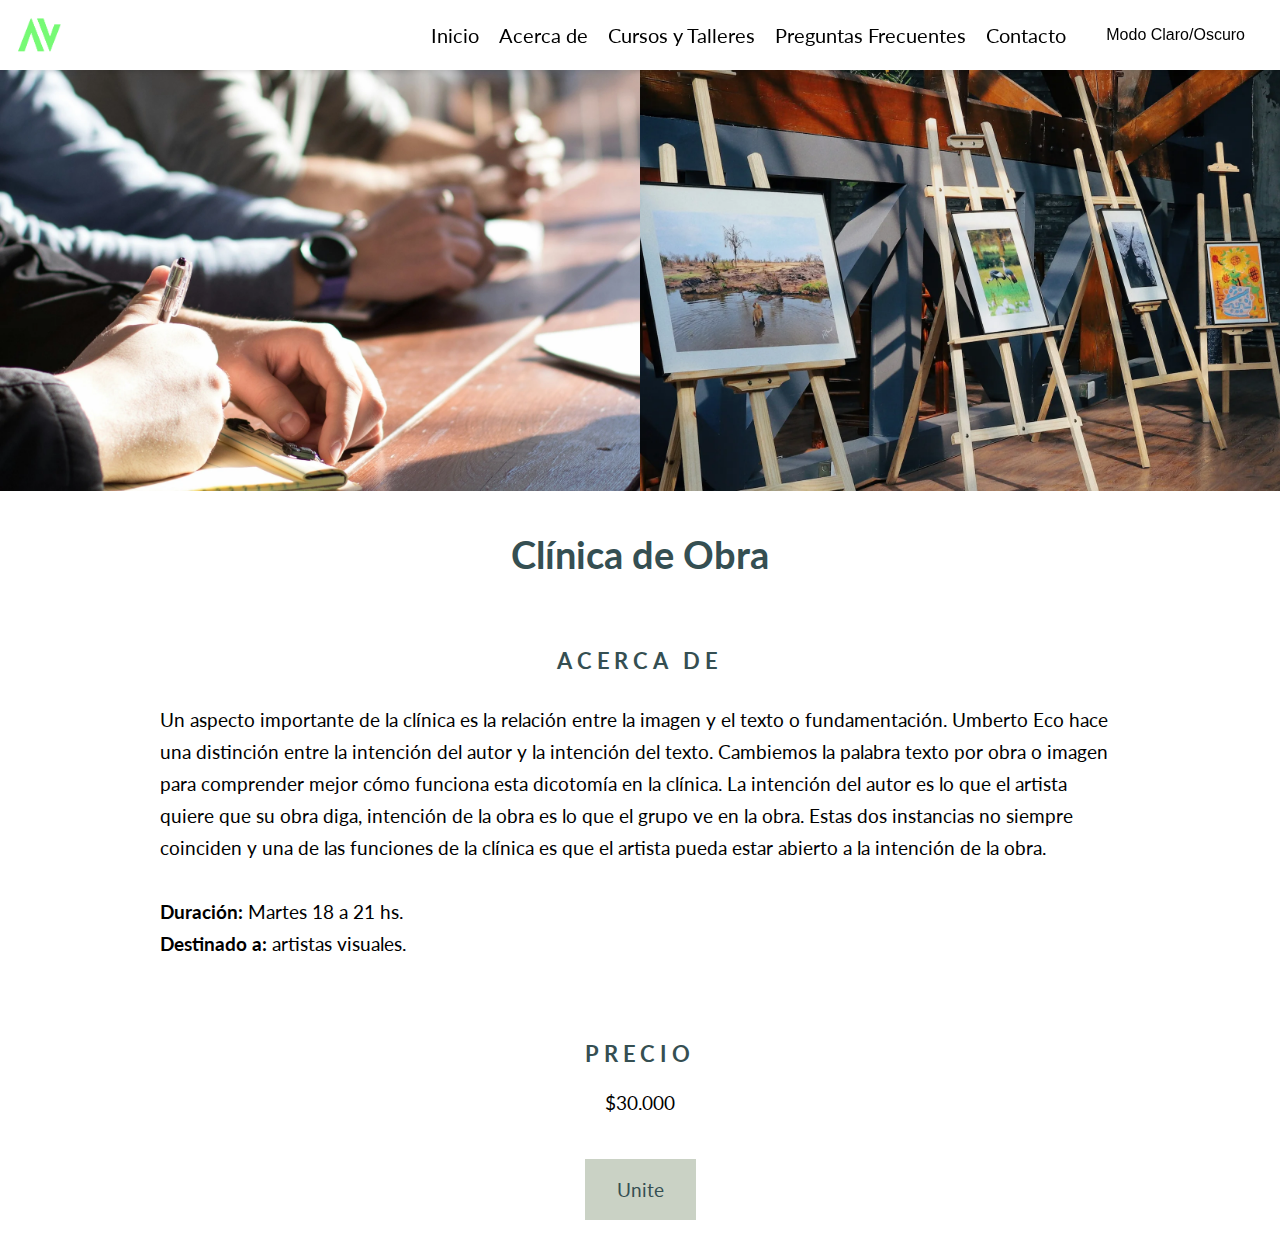
<file: clinica.html>
<!DOCTYPE html>
<html lang="en">
  <head>
    <meta charset="UTF-8" />
    <meta name="viewport" content="width=device-width, initial-scale=1.0" />
    <title>Clínica de Obra</title>
    <link rel="stylesheet" href="./css/enlaces.css" />
    <link rel="preconnect" href="https://fonts.googleapis.com" />
    <link rel="preconnect" href="https://fonts.gstatic.com" crossorigin />
    <link
      href="https://fonts.googleapis.com/css2?family=Lato:ital,wght@0,100;0,300;0,400;0,700;0,900;1,100;1,300;1,400;1,700;1,900&display=swap"
      rel="stylesheet"
    />
    <link rel="icon" type="image/x-icon" href="./imagenes/logoOK.png" />
  </head>
  <body>
    <div class="contenedor">
      <header class="header">
        <a href="./index.html" aria-label="Enlace a la página de inicio">
          <img
            class="logo-image"
            src="./imagenes/logoOK.png"
            alt="Logo de la Escuela de Arte"
          />
        </a>
        <button id="menu-toggle" aria-label="Toggle menu">☰</button>
        <nav aria-label="Menú principal">
          <ul>
            <li><a href="./index.html">Inicio</a></li>
            <li><a href="./acerca.html">Acerca de</a></li>
            <li><a href="./cursos.html">Cursos y Talleres</a></li>
            <li><a href="./preguntas.html">Preguntas Frecuentes</a></li>
            <li><a href="./contacto.html">Contacto</a></li>
            <button id="theme-toggle-btn">Modo Claro/Oscuro</button>
          </ul>
        </nav>
      </header>
      <div class="enlacesImg">
        <picture>
          <source
            srcset="imagenes\imgs-enlaces\clinica-min.webp"
            type="image/webp"
          />
          <source
            srcset="imagenes\imgs-enlaces\clinica-reducida.jpg"
            type="image/png"
          />
          <img
            src="imagenes\imgs-enlaces\clinica-min.webp"
            alt="Imagen de una persona preparando materiales para pintar"
            class="primer-img"
          />
        </picture>
        <picture>
          <source
            srcset="imagenes\imgs-enlaces\clinica1-min.webp"
            type="image/webp"
            class="segunda-img"
          />
          <source
            srcset="imagenes\imgs-enlaces\clinica1-reducida.jpg"
            type="image/png"
            class="segunda-img"
          />
          <img
            src="imagenes\imgs-enlaces\clinica1-min.webp"
            alt="Imagen de una persona preparando materiales para pintar"
            class="segunda-img"
          />
        </picture>
      </div>

      <main>
        <div class="presentacion">
          <h1>Clínica de Obra</h1>
          <h3 class="enlacesh3">ACERCA DE</h3>

          <p id="texto">
            Un aspecto importante de la clínica es la relación entre la imagen y
            el texto o fundamentación. Umberto Eco hace una distinción entre la
            intención del autor y la intención del texto. Cambiemos la palabra
            texto por obra o imagen para comprender mejor cómo funciona esta
            dicotomía en la clínica. La intención del autor es lo que el artista
            quiere que su obra diga, intención de la obra es lo que el grupo ve
            en la obra. Estas dos instancias no siempre coinciden y una de las
            funciones de la clínica es que el artista pueda estar abierto a la
            intención de la obra.
            <br />
            <br />
            <strong>Duración:</strong> Martes 18 a 21 hs.<br />
            <strong>Destinado a:</strong> artistas visuales.
          </p>
        </div>
        <div class="precio">
          <h3 class="enlacesh3">PRECIO</h3>
          <p>$30.000</p>
        </div>
        <div class="contacto">
          <a href="#" class="btn-caja">Unite</a>
        </div>
      </main>
    </div>
    <script>
      document
        .getElementById("theme-toggle-btn")
        .addEventListener("click", function () {
          document.body.classList.toggle("dark-mode");
        });
    </script>
    <script>
      document
        .getElementById("menu-toggle")
        .addEventListener("click", function () {
          document.querySelector("nav").classList.toggle("show");
          this.classList.toggle("show");
        });
    </script>
  </body>
</html>
</file>
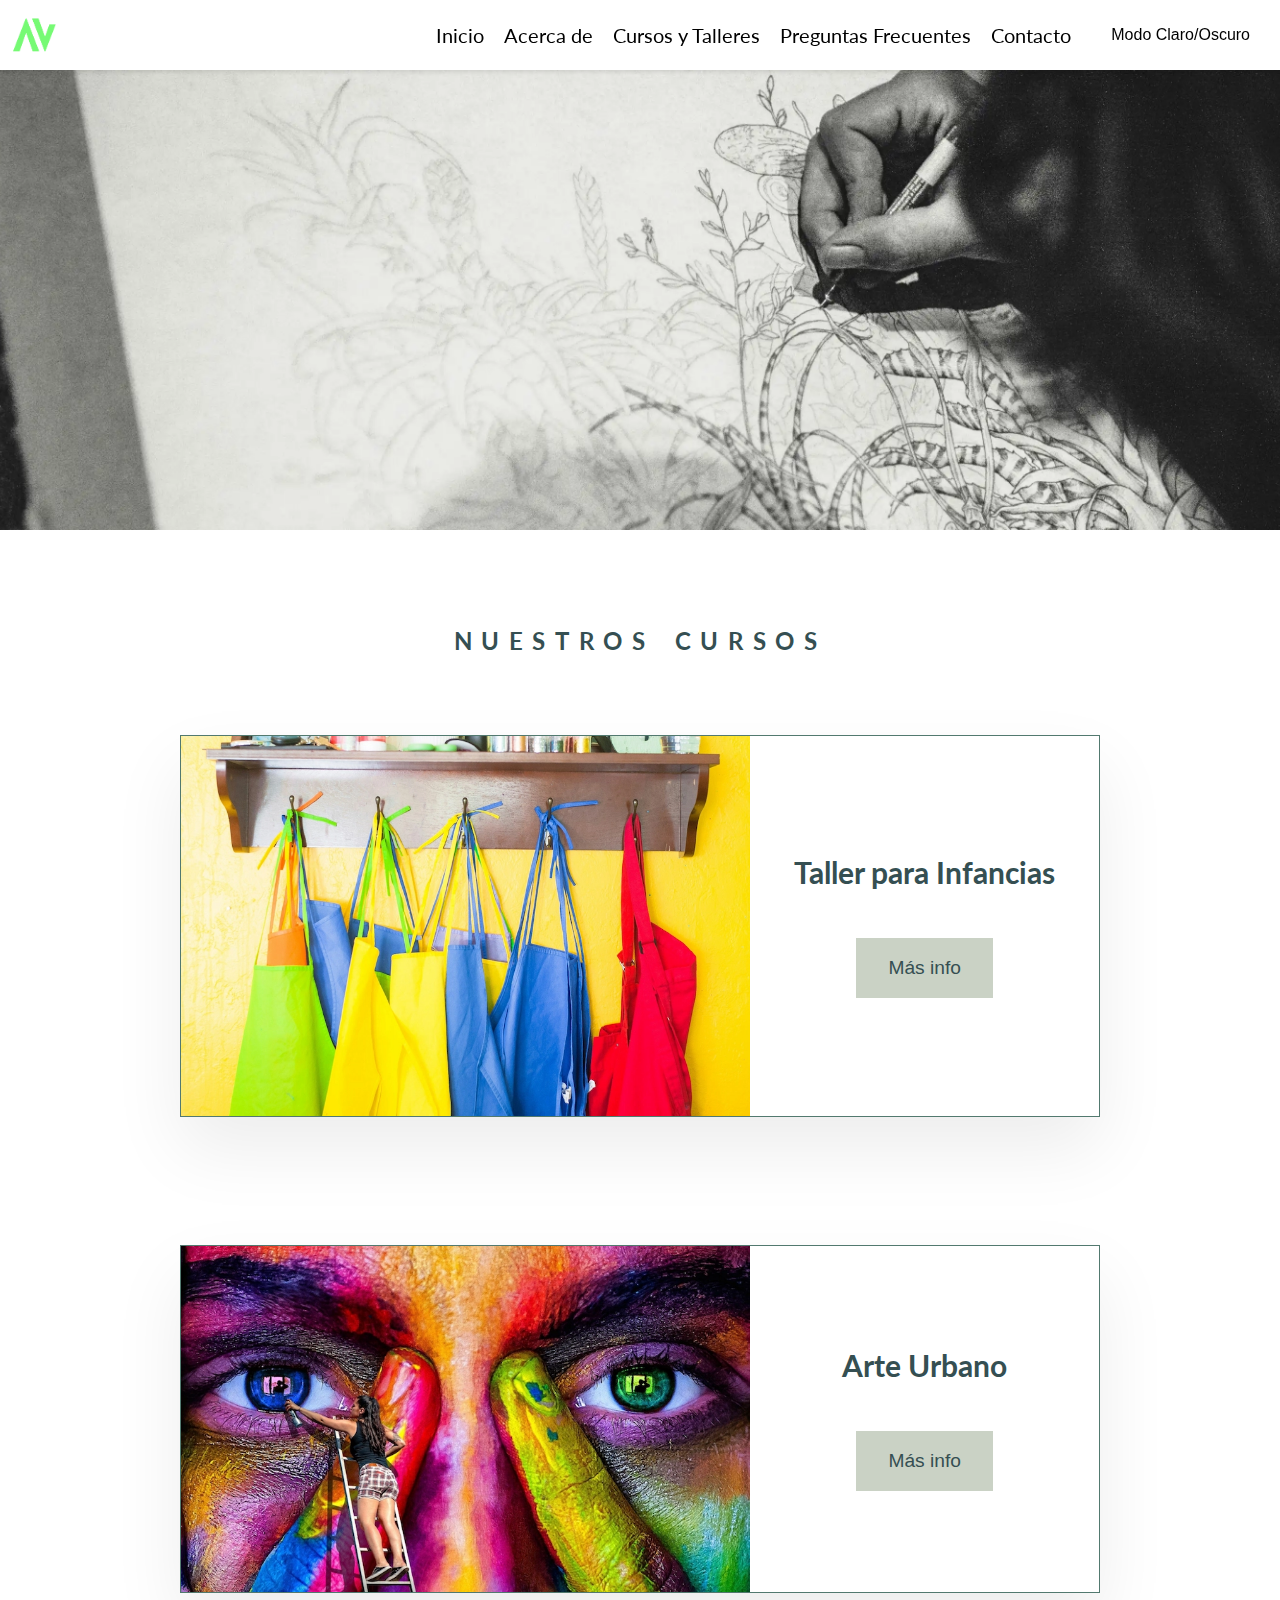
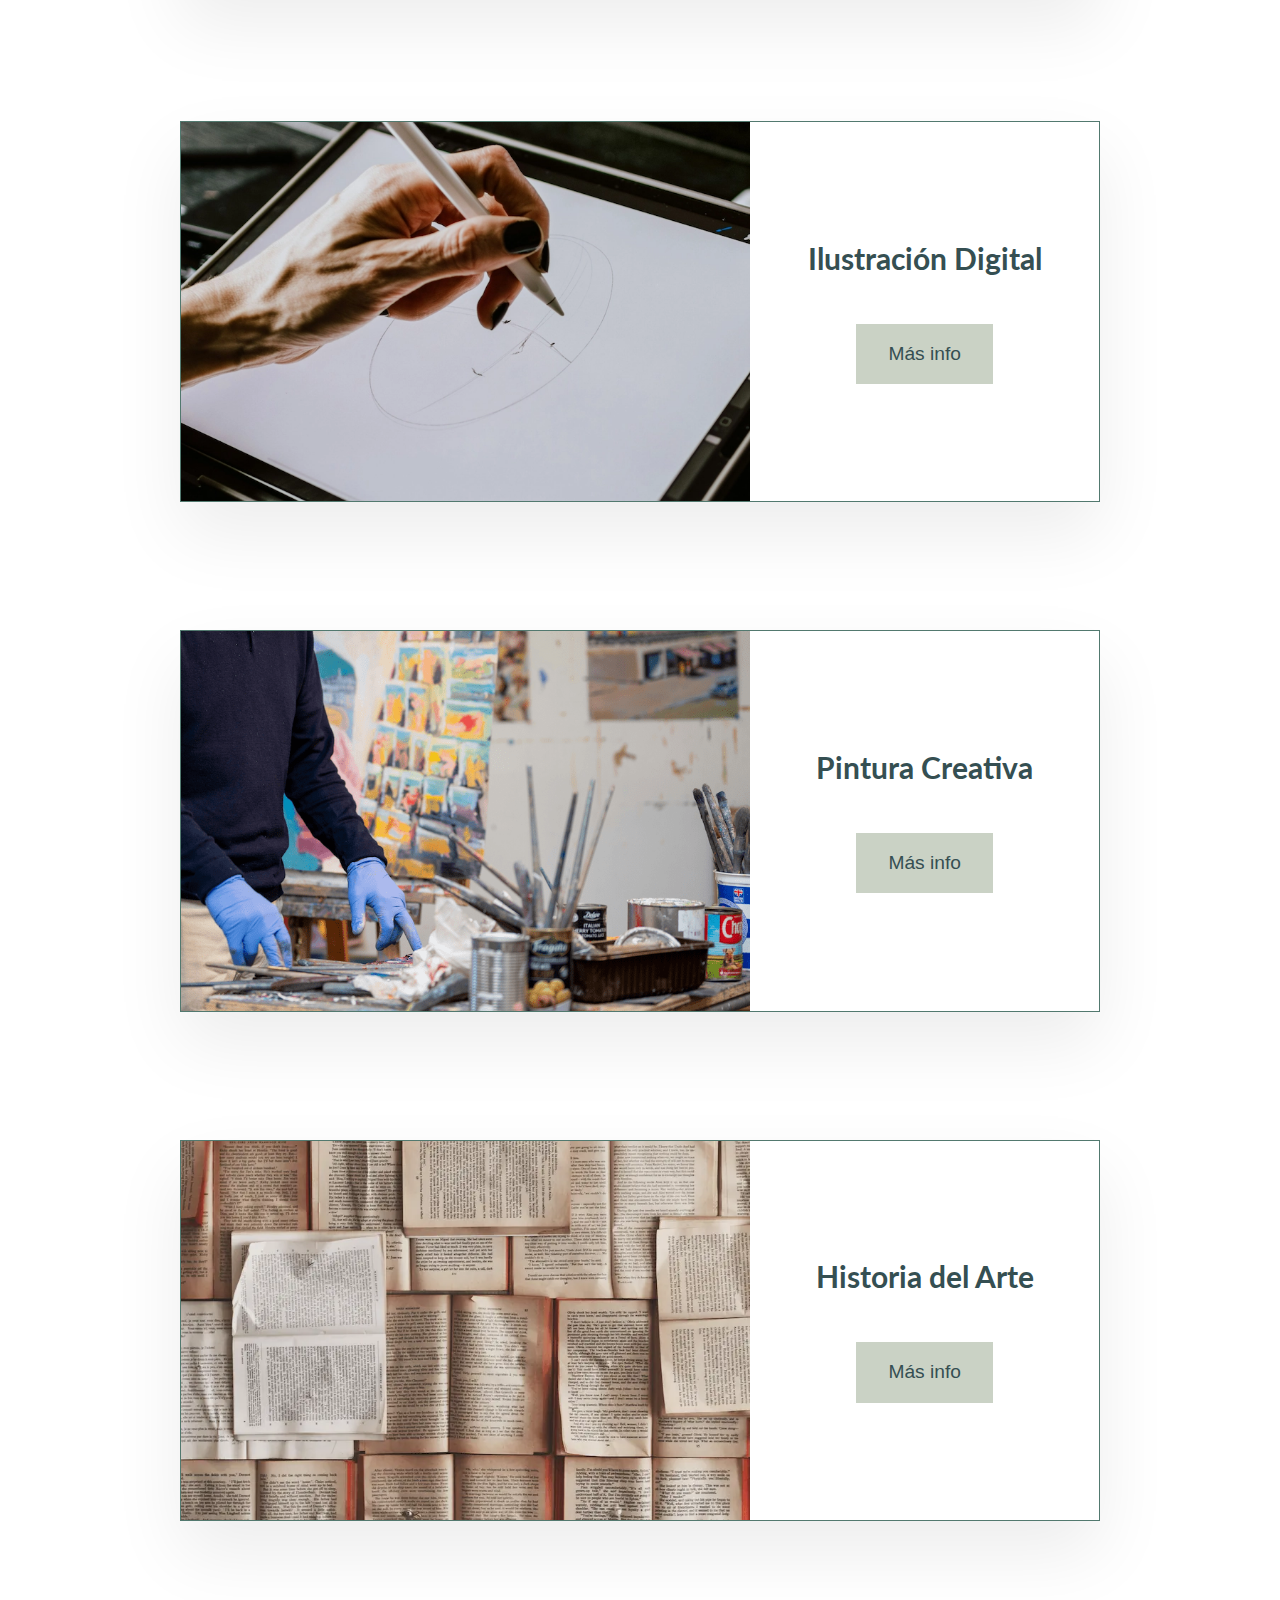
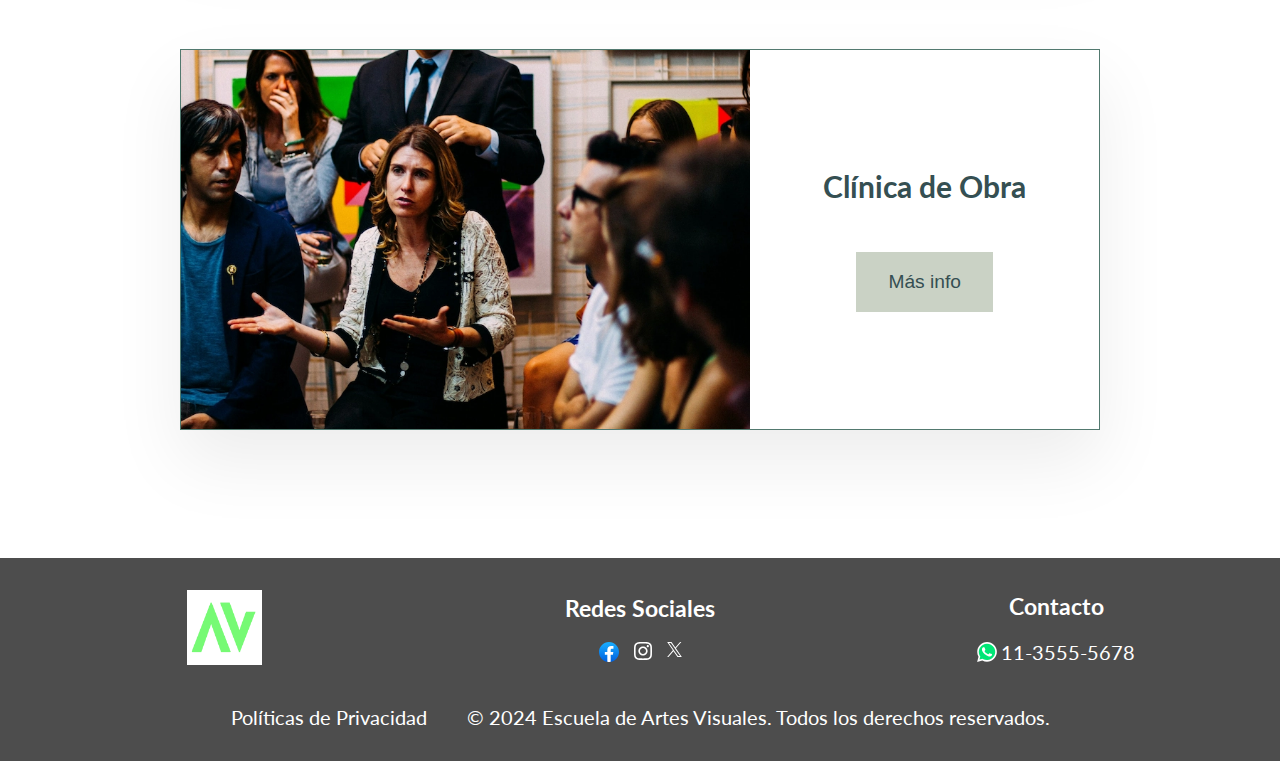
<file: cursos.html>
<!DOCTYPE html>
<html lang="es">
  <head>
    <meta charset="UTF-8" />
    <meta name="viewport" content="width=device-width, initial-scale=1.0" />
    <title>Cursos</title>
    <link rel="stylesheet" href="./css/cursos.css" />
    <link rel="preconnect" href="https://fonts.googleapis.com" />
    <link rel="preconnect" href="https://fonts.gstatic.com" crossorigin />
    <link
      href="https://fonts.googleapis.com/css2?family=Lato:ital,wght@0,100;0,300;0,400;0,700;0,900;1,100;1,300;1,400;1,700;1,900&display=swap"
      rel="stylesheet"
    />
    <link rel="icon" type="image/x-icon" href="./imagenes/logoOK.png" />
  </head>

  <body>
    <div class="contenedor">
      <header class="header">
        <a href="./index.html" aria-label="Enlace a la página de inicio">
          <img
            class="logo-image"
            src="./imagenes/logoOK.png"
            alt="Logo de la Escuela de Arte"
          />
        </a>
        <button id="menu-toggle" aria-label="Toggle menu">☰</button>
        <nav aria-label="Menú principal">
          <ul>
            <li><a href="./index.html">Inicio</a></li>
            <li><a href="./acerca.html">Acerca de</a></li>
            <li><a href="./cursos.html">Cursos y Talleres</a></li>
            <li><a href="./preguntas.html">Preguntas Frecuentes</a></li>
            <li><a href="./contacto.html">Contacto</a></li>
            <button id="theme-toggle-btn">Modo Claro/Oscuro</button>
          </ul>
        </nav>
      </header>

      <picture>
        <source
          srcset="imagenes\imgs-banners\prueba5-min.webp"
          type="image/webp"
        />
        <source srcset="imagenes\imgs-banners\prueba5.jpg" type="image/jpg" />
        <img
          class="imgBanner"
          src="/imagenes/imgs-banners/prueba5-min.webp"
          alt="Imagen de arte"
        />
      </picture>

      <main>
        <h3 class="tituloh3">NUESTROS CURSOS</h3>
        <section class="cursos">
          <div class="Caja">
            <div class="img-box" id="box-taller">
              <picture>
                <source
                  srcset="
                    imagenes\imgs-enlaces\imgs-cursos\tallerInfancias-min.webp
                  "
                  type="image/webp"
                />
                <source
                  srcset="imagenes\imgs-enlaces\imgs-cursos\tallerInfancias.png"
                  type="image/png"
                />
                <img
                  src="imagenes\imgs-enlaces\imgs-cursos\tallerInfancias-min.webp"
                  alt="Imagen sobre guardapolvos colgados en la pared"
                />
              </picture>
            </div>
            <div class="info-box">
              <h2>Taller para Infancias</h2>
              <button class="btn-caja" id="btncaja1">Más info</button>
            </div>
          </div>

          <div class="Caja">
            <div class="img-box">
              <picture>
                <source
                  srcset="
                    imagenes\imgs-enlaces\imgs-cursos\ArteUrbano2-min.webp
                  "
                  type="image/webp"
                />
                <source
                  srcset="imagenes\imgs-enlaces\imgs-cursos\ArteUrbano2.png"
                  type="image/png"
                />
                <img
                  src="imagenes\imgs-enlaces\imgs-cursos\ArteUrbano2-min.webp"
                  alt="Imagen sobre guardapolvos colgados en la pared"
                />
              </picture>
            </div>
            <div class="info-box">
              <h2>Arte Urbano</h2>
              <button class="btn-caja" id="btncaja2">Más info</button>
            </div>
          </div>
          <div class="Caja">
            <div class="img-box">
              <picture>
                <source
                  srcset="
                    imagenes\imgs-enlaces\imgs-cursos\ilustracion-min.webp
                  "
                  type="image/webp"
                />
                <source
                  srcset="imagenes\imgs-enlaces\imgs-cursos\ilustracion.png"
                  type="image/png"
                />
                <img
                  src="imagenes\imgs-enlaces\imgs-cursos\ilustracion-min.webp"
                  alt="Imagen sobre guardapolvos colgados en la pared"
                />
              </picture>
            </div>

            <div class="info-box">
              <h2>Ilustración Digital</h2>
              <button class="btn-caja" id="btncaja3">Más info</button>
            </div>
          </div>

          <div class="Caja">
            <div class="img-box">
              <picture>
                <source
                  srcset="
                    imagenes\imgs-enlaces\imgs-cursos\PinturaCreativa2-min.webp
                  "
                  type="image/webp"
                />
                <source
                  srcset="
                    imagenes\imgs-enlaces\imgs-cursos\PinturaCreativa2.png
                  "
                  type="image/png"
                />
                <img
                  src="imagenes\imgs-enlaces\imgs-cursos\PinturaCreativa2-min.webp"
                  alt="Imagen de una persona preparando materiales para pintar"
                  class="primer-img"
                />
              </picture>
            </div>
            <div class="info-box">
              <h2>Pintura Creativa</h2>
              <button class="btn-caja" id="btncaja4">Más info</button>
            </div>
          </div>

          <div class="Caja">
            <div class="img-box">
              <picture>
                <source
                  srcset="imagenes\imgs-enlaces\imgs-cursos\HA1-min.webp"
                  type="image/webp"
                />
                <source
                  srcset="imagenes\imgs-enlaces\imgs-cursos\HA1.png"
                  type="image/png"
                />
                <img
                  src="imagenes\imgs-enlaces\imgs-cursos\HA1-min.webp"
                  alt="Imagen de una persona preparando materiales para pintar"
                  class="primer-img"
                />
              </picture>
            </div>
            <div class="info-box">
              <h2>Historia del Arte</h2>
              <button class="btn-caja" id="btncaja5">Más info</button>
            </div>
          </div>

          <div class="Caja">
            <div class="img-box">
              <picture>
                <source
                  srcset="imagenes\imgs-enlaces\imgs-cursos\CLINICA2-min.webp"
                  type="image/webp"
                />
                <source
                  srcset="imagenes\imgs-enlaces\imgs-cursos\CLINICA2.png"
                  type="image/png"
                />
                <img
                  src="imagenes\imgs-enlaces\imgs-cursos\CLINICA2-min.webp"
                  alt="Imagen de una persona preparando materiales para pintar"
                  class="primer-img"
                />
              </picture>
            </div>
            <div class="info-box">
              <h2>Clínica de Obra</h2>
              <button class="btn-caja" id="btncaja6">Más info</button>
            </div>
          </div>
        </section>
      </main>

      <footer>
        <div class="footer-container">
          <div class="footer-section">
            <img
              id="logo-image-footer"
              src="./imagenes/logoOK.png"
              alt="Logo de la Escuela de Arte"
            />
          </div>
          <div class="footer-section">
            <h3 class="h3Footer">Redes Sociales</h3>
            <ul id="ul-social">
              <li>
                <a
                  rel="noopener"
                  href="https://www.facebook.com/?locale=es_LA"
                  target="_blank"
                  class="social-link"
                  ><svg
                    xmlns="http://www.w3.org/2000/svg"
                    viewBox="0 0 36 36"
                    fill="url(#a)"
                    height="20"
                    width="20"
                  >
                    <defs>
                      <linearGradient
                        x1="50%"
                        x2="50%"
                        y1="97.078%"
                        y2="0%"
                        id="a"
                      >
                        <stop offset="0%" stop-color="#0062E0"></stop>
                        <stop offset="100%" stop-color="#19AFFF"></stop>
                      </linearGradient>
                    </defs>
                    <path
                      d="M15 35.8C6.5 34.3 0 26.9 0 18 0 8.1 8.1 0 18 0s18 8.1 18 18c0 8.9-6.5 16.3-15 17.8l-1-.8h-4l-1 .8z"
                    ></path>
                    <path
                      fill="#FFF"
                      d="m25 23 .8-5H21v-3.5c0-1.4.5-2.5 2.7-2.5H26V7.4c-1.3-.2-2.7-.4-4-.4-4.1 0-7 2.5-7 7v4h-4.5v5H15v12.7c1 .2 2 .3 3 .3s2-.1 3-.3V23h4z"
                    ></path></svg
                ></a>
              </li>
              <li>
                <a
                  rel="noopener"
                  href="https://www.instagram.com/reel/C5kAtQau6oF/?igsh=aXc1am41emd6bW9s"
                  target="_blank"
                  class="social-link"
                  ><svg
                    xmlns="http://www.w3.org/2000/svg"
                    width="18"
                    height="18"
                    preserveAspectRatio="xMidYMid"
                    viewBox="0 0 256 256"
                  >
                    <path
                      fill="#fff"
                      d="M128 23.064c34.177 0 38.225.13 51.722.745 12.48.57 19.258 2.655 23.769 4.408 5.974 2.322 10.238 5.096 14.717 9.575 4.48 4.479 7.253 8.743 9.575 14.717 1.753 4.511 3.838 11.289 4.408 23.768.615 13.498.745 17.546.745 51.723 0 34.178-.13 38.226-.745 51.723-.57 12.48-2.655 19.257-4.408 23.768-2.322 5.974-5.096 10.239-9.575 14.718-4.479 4.479-8.743 7.253-14.717 9.574-4.511 1.753-11.289 3.839-23.769 4.408-13.495.616-17.543.746-51.722.746-34.18 0-38.228-.13-51.723-.746-12.48-.57-19.257-2.655-23.768-4.408-5.974-2.321-10.239-5.095-14.718-9.574-4.479-4.48-7.253-8.744-9.574-14.718-1.753-4.51-3.839-11.288-4.408-23.768-.616-13.497-.746-17.545-.746-51.723 0-34.177.13-38.225.746-51.722.57-12.48 2.655-19.258 4.408-23.769 2.321-5.974 5.095-10.238 9.574-14.717 4.48-4.48 8.744-7.253 14.718-9.575 4.51-1.753 11.288-3.838 23.768-4.408 13.497-.615 17.545-.745 51.723-.745M128 0C93.237 0 88.878.147 75.226.77c-13.625.622-22.93 2.786-31.071 5.95-8.418 3.271-15.556 7.648-22.672 14.764C14.367 28.6 9.991 35.738 6.72 44.155 3.555 52.297 1.392 61.602.77 75.226.147 88.878 0 93.237 0 128c0 34.763.147 39.122.77 52.774.622 13.625 2.785 22.93 5.95 31.071 3.27 8.417 7.647 15.556 14.763 22.672 7.116 7.116 14.254 11.492 22.672 14.763 8.142 3.165 17.446 5.328 31.07 5.95 13.653.623 18.012.77 52.775.77s39.122-.147 52.774-.77c13.624-.622 22.929-2.785 31.07-5.95 8.418-3.27 15.556-7.647 22.672-14.763 7.116-7.116 11.493-14.254 14.764-22.672 3.164-8.142 5.328-17.446 5.95-31.07.623-13.653.77-18.012.77-52.775s-.147-39.122-.77-52.774c-.622-13.624-2.786-22.929-5.95-31.07-3.271-8.418-7.648-15.556-14.764-22.672C227.4 14.368 220.262 9.99 211.845 6.72c-8.142-3.164-17.447-5.328-31.071-5.95C167.122.147 162.763 0 128 0Zm0 62.27C91.698 62.27 62.27 91.7 62.27 128c0 36.302 29.428 65.73 65.73 65.73 36.301 0 65.73-29.428 65.73-65.73 0-36.301-29.429-65.73-65.73-65.73Zm0 108.397c-23.564 0-42.667-19.103-42.667-42.667S104.436 85.333 128 85.333s42.667 19.103 42.667 42.667-19.103 42.667-42.667 42.667Zm83.686-110.994c0 8.484-6.876 15.36-15.36 15.36-8.483 0-15.36-6.876-15.36-15.36 0-8.483 6.877-15.36 15.36-15.36 8.484 0 15.36 6.877 15.36 15.36Z"
                    ></path></svg
                ></a>
              </li>
              <li>
                <a
                  rel="noopener"
                  href="https://twitter.com/?lang=es"
                  target="_blank"
                  class="social-link"
                  ><svg
                    xmlns="http://www.w3.org/2000/svg"
                    width="15"
                    height="15"
                    fill="none"
                    viewBox="0 0 1200 1227"
                  >
                    <path
                      fill="#fff"
                      d="M714.163 519.284 1160.89 0h-105.86L667.137 450.887 357.328 0H0l468.492 681.821L0 1226.37h105.866l409.625-476.152 327.181 476.152H1200L714.137 519.284h.026ZM569.165 687.828l-47.468-67.894-377.686-540.24h162.604l304.797 435.991 47.468 67.894 396.2 566.721H892.476L569.165 687.854v-.026Z"
                    ></path></svg
                ></a>
              </li>
            </ul>
          </div>
          <div class="footer-section">
            <h3 class="h3Footer">Contacto</h3>
            <p>
              <a
                rel="noopener"
                href="https://web.whatsapp.com/"
                target="_blank"
                class="social-link"
                ><svg
                  viewBox="0 0 256 259"
                  width="20"
                  height="20"
                  xmlns="http://www.w3.org/2000/svg"
                  preserveAspectRatio="xMidYMid"
                >
                  <path
                    d="m67.663 221.823 4.185 2.093c17.44 10.463 36.971 15.346 56.503 15.346 61.385 0 111.609-50.224 111.609-111.609 0-29.297-11.859-57.897-32.785-78.824-20.927-20.927-48.83-32.785-78.824-32.785-61.385 0-111.61 50.224-110.912 112.307 0 20.926 6.278 41.156 16.741 58.594l2.79 4.186-11.16 41.156 41.853-10.464Z"
                    fill="#00E676"
                  ></path>
                  <path
                    d="M219.033 37.668C195.316 13.254 162.531 0 129.048 0 57.898 0 .698 57.897 1.395 128.35c0 22.322 6.278 43.947 16.742 63.478L0 258.096l67.663-17.439c18.834 10.464 39.76 15.347 60.688 15.347 70.453 0 127.653-57.898 127.653-128.35 0-34.181-13.254-66.269-36.97-89.986ZM129.048 234.38c-18.834 0-37.668-4.882-53.712-14.648l-4.185-2.093-40.458 10.463 10.463-39.76-2.79-4.186C7.673 134.63 22.322 69.058 72.546 38.365c50.224-30.692 115.097-16.043 145.79 34.181 30.692 50.224 16.043 115.097-34.18 145.79-16.045 10.463-35.576 16.043-55.108 16.043Zm61.385-77.428-7.673-3.488s-11.16-4.883-18.136-8.371c-.698 0-1.395-.698-2.093-.698-2.093 0-3.488.698-4.883 1.396 0 0-.697.697-10.463 11.858-.698 1.395-2.093 2.093-3.488 2.093h-.698c-.697 0-2.092-.698-2.79-1.395l-3.488-1.395c-7.673-3.488-14.648-7.674-20.229-13.254-1.395-1.395-3.488-2.79-4.883-4.185-4.883-4.883-9.766-10.464-13.253-16.742l-.698-1.395c-.697-.698-.697-1.395-1.395-2.79 0-1.395 0-2.79.698-3.488 0 0 2.79-3.488 4.882-5.58 1.396-1.396 2.093-3.488 3.488-4.883 1.395-2.093 2.093-4.883 1.395-6.976-.697-3.488-9.068-22.322-11.16-26.507-1.396-2.093-2.79-2.79-4.883-3.488H83.01c-1.396 0-2.79.698-4.186.698l-.698.697c-1.395.698-2.79 2.093-4.185 2.79-1.395 1.396-2.093 2.79-3.488 4.186-4.883 6.278-7.673 13.951-7.673 21.624 0 5.58 1.395 11.161 3.488 16.044l.698 2.093c6.278 13.253 14.648 25.112 25.81 35.575l2.79 2.79c2.092 2.093 4.185 3.488 5.58 5.58 14.649 12.557 31.39 21.625 50.224 26.508 2.093.697 4.883.697 6.976 1.395h6.975c3.488 0 7.673-1.395 10.464-2.79 2.092-1.395 3.487-1.395 4.882-2.79l1.396-1.396c1.395-1.395 2.79-2.092 4.185-3.487 1.395-1.395 2.79-2.79 3.488-4.186 1.395-2.79 2.092-6.278 2.79-9.765v-4.883s-.698-.698-2.093-1.395Z"
                    fill="#FFF"
                  ></path></svg
                >11-3555-5678</a
              >
            </p>
          </div>
        </div>
        <div class="footer-section" style="margin-top: 40px">
          <p>
            <a
              href="/politicas-de-privacidad"
              style="justify-content: start; margin-right: 40px"
              >Políticas de Privacidad</a
            >© 2024 Escuela de Artes Visuales. Todos los derechos reservados.
          </p>
        </div>
      </footer>
    </div>
    <script src="./js/cursos_script.js"></script>
    <script>
      document
        .getElementById("menu-toggle")
        .addEventListener("click", function () {
          document.querySelector("nav").classList.toggle("show");
          this.classList.toggle("show");
        });
    </script>
  </body>
</html>
</file>
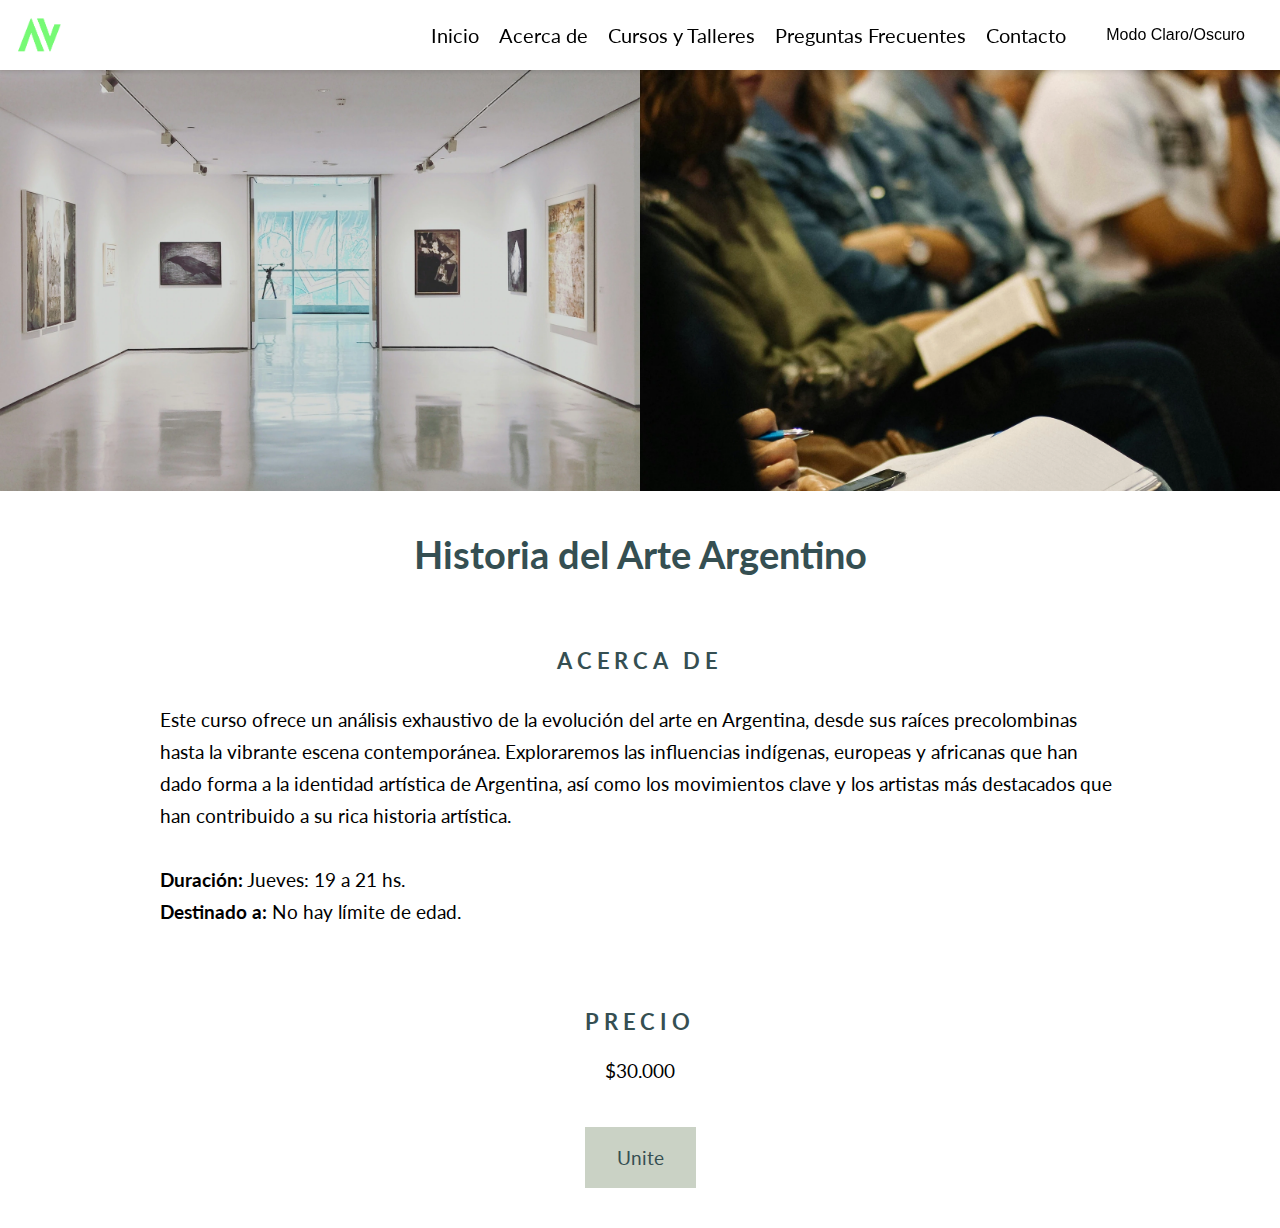
<file: H.A.html>
<!DOCTYPE html>
<html lang="en">
  <head>
    <meta charset="UTF-8" />
    <meta name="viewport" content="width=device-width, initial-scale=1.0" />
    <title>Historia del Arte Arentino</title>
    <link rel="stylesheet" href="./css/enlaces.css" />
    <link rel="preconnect" href="https://fonts.googleapis.com" />
    <link rel="preconnect" href="https://fonts.gstatic.com" crossorigin />
    <link
      href="https://fonts.googleapis.com/css2?family=Lato:ital,wght@0,100;0,300;0,400;0,700;0,900;1,100;1,300;1,400;1,700;1,900&display=swap"
      rel="stylesheet"
    />
    <link rel="icon" type="image/x-icon" href="./imagenes/logoOK.png" />
  </head>
  <body>
    <div class="contenedor">
      <header class="header">
        <a href="./index.html" aria-label="Enlace a la página de inicio">
          <img
            class="logo-image"
            src="./imagenes/logoOK.png"
            alt="Logo de la Escuela de Arte"
          />
        </a>
        <button id="menu-toggle" aria-label="Toggle menu">☰</button>
        <nav aria-label="Menú principal">
          <ul>
            <li><a href="./index.html">Inicio</a></li>
            <li><a href="./acerca.html">Acerca de</a></li>
            <li><a href="./cursos.html">Cursos y Talleres</a></li>
            <li><a href="./preguntas.html">Preguntas Frecuentes</a></li>
            <li><a href="./contacto.html">Contacto</a></li>
            <button id="theme-toggle-btn">Modo Claro/Oscuro</button>
          </ul>
        </nav>
      </header>
      <div class="enlacesImg">
        <picture>
          <source
            srcset="imagenes\imgs-enlaces\H.A2-min.webp"
            type="image/webp"
          />
          <source
            srcset="imagenes\imgs-enlaces\H.A2-reducida.jpg"
            type="image/png"
          />
          <img
            src="imagenes\imgs-enlaces\H.A2-min.webp"
            alt="Imagen de una persona preparando materiales para pintar"
            class="primer-img"
            class="segunda-img"
          />
        </picture>
        <picture>
          <source
            srcset="imagenes\imgs-enlaces\ha-min.webp"
            type="image/webp"
          />
          <source
            srcset="imagenes\imgs-enlaces\ha-reducida.jpg"
            type="image/png"
            class="segunda-img"
          />
          <img
            src="imagenes\imgs-enlaces\ha-min.webp"
            alt="Imagen de una persona preparando materiales para pintar"
            class="segunda-img"
          />
        </picture>
      </div>

      <main>
        <div class="presentacion">
          <h1>Historia del Arte Argentino</h1>
          <h3 class="enlacesh3">ACERCA DE</h3>

          <p id="texto">
            Este curso ofrece un análisis exhaustivo de la evolución del arte en
            Argentina, desde sus raíces precolombinas hasta la vibrante escena
            contemporánea. Exploraremos las influencias indígenas, europeas y
            africanas que han dado forma a la identidad artística de Argentina,
            así como los movimientos clave y los artistas más destacados que han
            contribuido a su rica historia artística.
            <br />
            <br />
            <strong>Duración:</strong> Jueves: 19 a 21 hs.<br />
            <strong>Destinado a:</strong> No hay límite de edad.
          </p>
        </div>
        <div class="precio">
          <h3 class="enlacesh3">PRECIO</h3>
          <p>$30.000</p>
        </div>
        <div class="contacto">
          <a href="#" class="btn-caja">Unite</a>
        </div>
      </main>
    </div>
    <script>
      document
        .getElementById("theme-toggle-btn")
        .addEventListener("click", function () {
          document.body.classList.toggle("dark-mode");
        });
    </script>
    <script>
      document
        .getElementById("menu-toggle")
        .addEventListener("click", function () {
          document.querySelector("nav").classList.toggle("show");
          this.classList.toggle("show");
        });
    </script>
  </body>
</html>
</file>
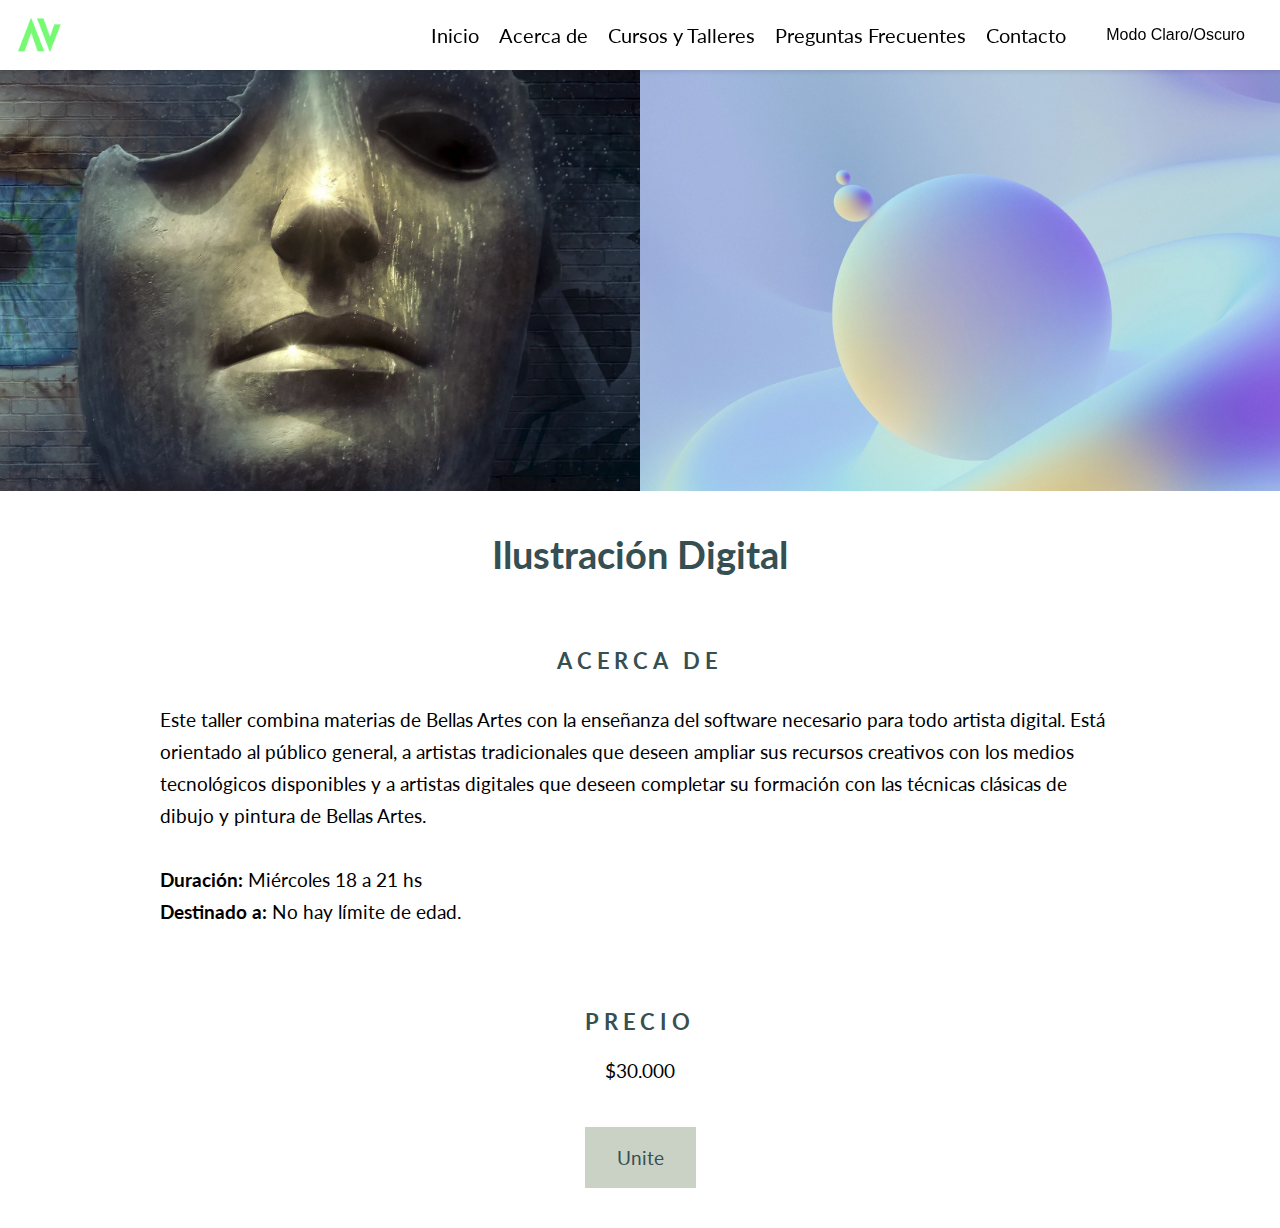
<file: ilustracion.html>
<!DOCTYPE html>
<html lang="en">
  <head>
    <meta charset="UTF-8" />
    <meta name="viewport" content="width=device-width, initial-scale=1.0" />
    <title>Ilusración Digital</title>
    <link rel="stylesheet" href="./css/enlaces.css" />
    <link rel="preconnect" href="https://fonts.googleapis.com" />
    <link rel="preconnect" href="https://fonts.gstatic.com" crossorigin />
    <link
      href="https://fonts.googleapis.com/css2?family=Lato:ital,wght@0,100;0,300;0,400;0,700;0,900;1,100;1,300;1,400;1,700;1,900&display=swap"
      rel="stylesheet"
    />
    <link rel="icon" type="image/x-icon" href="./imagenes/logoOK.png" />
  </head>
  <body>
    <div class="contenedor">
      <header class="header">
        <a href="./index.html" aria-label="Enlace a la página de inicio">
          <img
            class="logo-image"
            src="./imagenes/logoOK.png"
            alt="Logo de la Escuela de Arte"
          />
        </a>
        <button id="menu-toggle" aria-label="Toggle menu">☰</button>
        <nav aria-label="Menú principal">
          <ul>
            <li><a href="./index.html">Inicio</a></li>
            <li><a href="./acerca.html">Acerca de</a></li>
            <li><a href="./cursos.html">Cursos y Talleres</a></li>
            <li><a href="./preguntas.html">Preguntas Frecuentes</a></li>
            <li><a href="./contacto.html">Contacto</a></li>
            <button id="theme-toggle-btn">Modo Claro/Oscuro</button>
          </ul>
        </nav>
      </header>
      <div class="enlacesImg">
        <picture>
          <source
            srcset="imagenes\imgs-enlaces\digital-min.webp"
            type="image/webp"
          />
          <source
            srcset="imagenes\imgs-enlaces\digital-reducida.jpg"
            type="image/png"
          />
          <img
            src="imagenes\imgs-enlaces\digital-min.webp"
            alt="Imagen de una persona preparando materiales para pintar"
            class="primer-img"
          />
        </picture>
        <picture>
          <source
            srcset="imagenes\imgs-enlaces\digital2-min.webp"
            type="image/webp"
            class="segunda-img"
          />
          <source
            srcset="imagenes\imgs-enlaces\digital2-reducida.jpg"
            type="image/png"
            class="segunda-img"
          />
          <img
            src="imagenes\imgs-enlaces\digital2-min.webp"
            alt="Imagen de una persona preparando materiales para pintar"
            class="segunda-img"
          />
        </picture>
      </div>

      <main>
        <div class="presentacion">
          <h1>Ilustración Digital</h1>
          <h3 class="enlacesh3">ACERCA DE</h3>

          <p id="texto">
            Este taller combina materias de Bellas Artes con la enseñanza del
            software necesario para todo artista digital. Está orientado al
            público general, a artistas tradicionales que deseen ampliar sus
            recursos creativos con los medios tecnológicos disponibles y a
            artistas digitales que deseen completar su formación con las
            técnicas clásicas de dibujo y pintura de Bellas Artes.
            <br />
            <br />
            <strong>Duración:</strong> Miércoles 18 a 21 hs<br />
            <strong>Destinado a:</strong> No hay límite de edad.
          </p>
        </div>
        <div class="precio">
          <h3 class="enlacesh3">PRECIO</h3>
          <p>$30.000</p>
        </div>
        <div class="contacto">
          <a href="#" class="btn-caja">Unite</a>
        </div>
      </main>
    </div>
    <script>
      document
        .getElementById("theme-toggle-btn")
        .addEventListener("click", function () {
          document.body.classList.toggle("dark-mode");
        });
    </script>
    <script>
      document
        .getElementById("menu-toggle")
        .addEventListener("click", function () {
          document.querySelector("nav").classList.toggle("show");
          this.classList.toggle("show");
        });
    </script>
  </body>
</html>
</file>
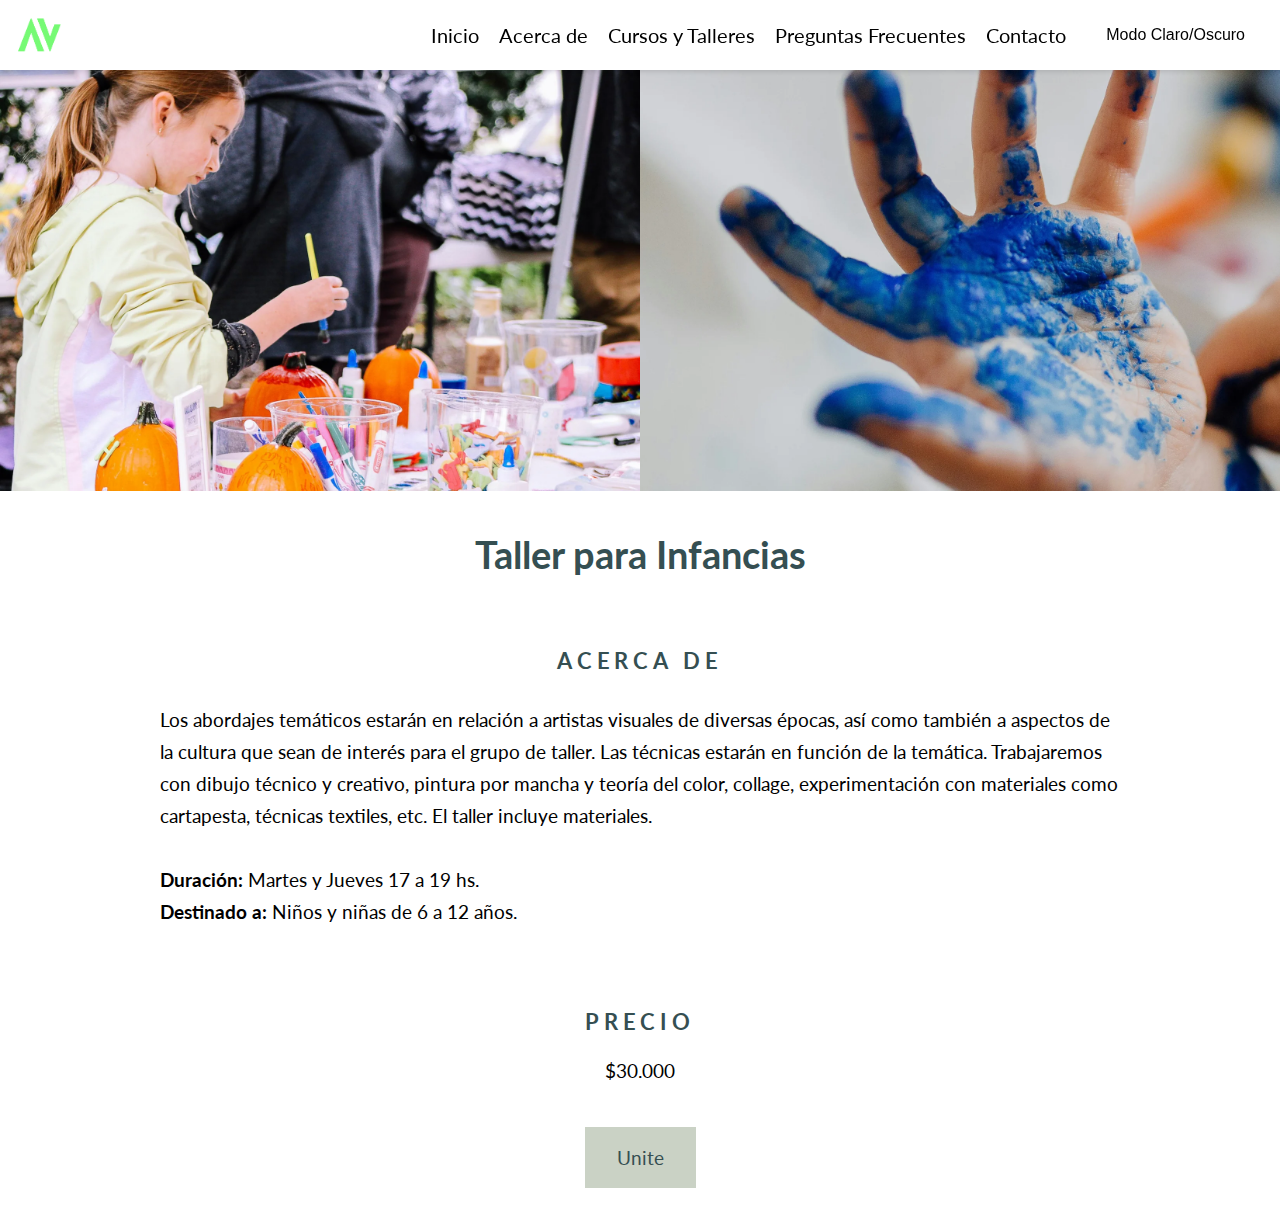
<file: infancias.html>
<!DOCTYPE html>
<html lang="en">
  <head>
    <meta charset="UTF-8" />
    <meta name="viewport" content="width=device-width, initial-scale=1.0" />
    <title>Taller para Infancias</title>
    <link rel="stylesheet" href="./css/enlaces.css" />
    <link rel="preconnect" href="https://fonts.googleapis.com" />
    <link rel="preconnect" href="https://fonts.gstatic.com" crossorigin />
    <link
      href="https://fonts.googleapis.com/css2?family=Lato:ital,wght@0,100;0,300;0,400;0,700;0,900;1,100;1,300;1,400;1,700;1,900&display=swap"
      rel="stylesheet"
    />
    <link rel="icon" type="image/x-icon" href="./imagenes/logoOK.png" />
  </head>
  <body>
    <div class="contenedor">
      <header class="header">
        <a href="./index.html" aria-label="Enlace a la página de inicio">
          <img
            class="logo-image"
            src="./imagenes/logoOK.png"
            alt="Logo de la Escuela de Arte"
          />
        </a>
        <button id="menu-toggle" aria-label="Toggle menu">☰</button>
        <nav aria-label="Menú principal">
          <ul>
            <li><a href="./index.html">Inicio</a></li>
            <li><a href="./acerca.html">Acerca de</a></li>
            <li><a href="./cursos.html">Cursos y Talleres</a></li>
            <li><a href="./preguntas.html">Preguntas Frecuentes</a></li>
            <li><a href="./contacto.html">Contacto</a></li>
            <button id="theme-toggle-btn">Modo Claro/Oscuro</button>
          </ul>
        </nav>
      </header>
      <div class="enlacesImg">
        <picture>
          <source
            srcset="imagenes\imgs-enlaces\infancias-min.webp"
            type="image/webp"
          />
          <source
            srcset="imagenes\imgs-enlaces\infancias-reducida.jpg"
            type="image/png"
          />
          <img
            src="imagenes\imgs-enlaces\infancias-min.webp"
            alt="Imagen de una persona preparando materiales para pintar"
            class="primer-img"
          />
        </picture>
        <picture>
          <source
            srcset="imagenes\imgs-enlaces\infancias2-min.webp"
            type="image/webp"
            class="segunda-img"
          />
          <source
            srcset="imagenes\imgs-enlaces\infancias2-reducida.jpg"
            type="image/png"
            class="segunda-img"
          />
          <img
            src="imagenes\imgs-enlaces\infancias2-min.webp"
            alt="Imagen de una persona preparando materiales para pintar"
            class="segunda-img"
          />
        </picture>
      </div>
      <main>
        <div class="presentacion">
          <h1>Taller para Infancias</h1>
          <h3 class="enlacesh3">ACERCA DE</h3>

          <p id="texto">
            Los abordajes temáticos estarán en relación a artistas visuales de
            diversas épocas, así como también a aspectos de la cultura que sean
            de interés para el grupo de taller. Las técnicas estarán en función
            de la temática. Trabajaremos con dibujo técnico y creativo, pintura
            por mancha y teoría del color, collage, experimentación con
            materiales como cartapesta, técnicas textiles, etc. El taller
            incluye materiales.
            <br />
            <br />
            <strong>Duración:</strong> Martes y Jueves 17 a 19 hs. <br />
            <strong>Destinado a:</strong> Niños y niñas de 6 a 12 años.
          </p>
        </div>
        <div class="precio">
          <h3 class="enlacesh3">PRECIO</h3>
          <p>$30.000</p>
        </div>
        <div class="contacto">
          <a href="#" class="btn-caja">Unite</a>
        </div>
      </main>
    </div>

    <script src="./js/cursos_script.js"></script>
    <script>
      document
        .getElementById("theme-toggle-btn")
        .addEventListener("click", function () {
          document.body.classList.toggle("dark-mode");
        });
    </script>
    <script>
      document
        .getElementById("menu-toggle")
        .addEventListener("click", function () {
          document.querySelector("nav").classList.toggle("show");
          this.classList.toggle("show");
        });
    </script>
  </body>
</html>
</file>
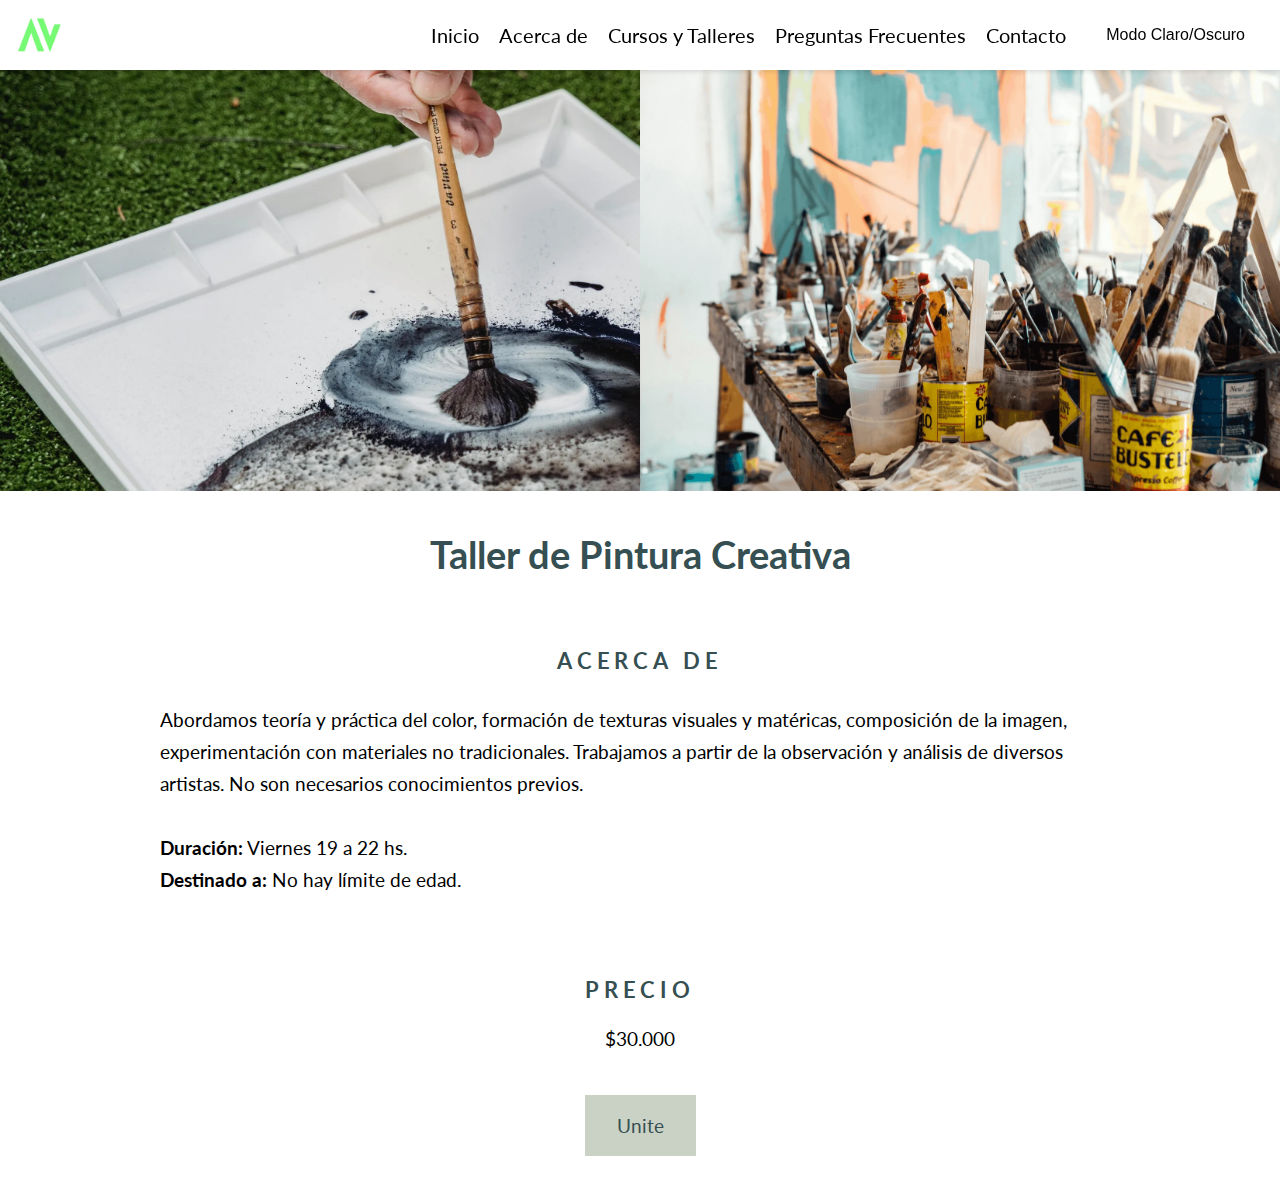
<file: pinturaCreativa.html>
<!DOCTYPE html>
<html lang="en">
  <head>
    <meta charset="UTF-8" />
    <meta name="viewport" content="width=device-width, initial-scale=1.0" />
    <title>Taller de Pintura Creativa</title>
    <link rel="stylesheet" href="./css/enlaces.css" />
    <link rel="preconnect" href="https://fonts.googleapis.com" />
    <link rel="preconnect" href="https://fonts.gstatic.com" crossorigin />
    <link
      href="https://fonts.googleapis.com/css2?family=Lato:ital,wght@0,100;0,300;0,400;0,700;0,900;1,100;1,300;1,400;1,700;1,900&display=swap"
      rel="stylesheet"
    />
    <link rel="icon" type="image/x-icon" href="./imagenes/logoOK.png" />
  </head>
  <body>
    <div class="contenedor">
      <header class="header">
        <a href="./index.html" aria-label="Enlace a la página de inicio">
          <img
            class="logo-image"
            src="./imagenes/logoOK.png"
            alt="Logo de la Escuela de Arte"
          />
        </a>
        <button id="menu-toggle" aria-label="Toggle menu">☰</button>
        <nav aria-label="Menú principal">
          <ul>
            <li><a href="./index.html">Inicio</a></li>
            <li><a href="./acerca.html">Acerca de</a></li>
            <li><a href="./cursos.html">Cursos y Talleres</a></li>
            <li><a href="./preguntas.html">Preguntas Frecuentes</a></li>
            <li><a href="./contacto.html">Contacto</a></li>
            <button id="theme-toggle-btn">Modo Claro/Oscuro</button>
          </ul>
        </nav>
      </header>
      <div class="enlacesImg">
        <picture>
          <source
            srcset="imagenes\imgs-enlaces\pinturaC-min.webp"
            type="image/webp"
          />
          <source
            srcset="imagenes\imgs-enlaces\pinturaC-reducida.jpg"
            type="image/png"
          />
          <img
            src="imagenes\imgs-enlaces\pinturaC-min.webp"
            alt="Imagen de una persona preparando materiales para pintar"
            class="primer-img"
          />
        </picture>
        <picture>
          <source
            srcset="imagenes\imgs-enlaces\preguntas-min.webp"
            type="image/webp"
            class="segunda-img"
          />
          <source
            srcset="imagenes\imgs-enlaces\preguntas-reducida.jpg"
            type="image/png"
            class="segunda-img"
          />
          <img
            src="imagenes\imgs-enlaces\preguntas-min.webp"
            alt="Imagen de una persona preparando materiales para pintar"
            class="segunda-img"
          />
        </picture>
      </div>

      <main>
        <div class="presentacion">
          <h1>Taller de Pintura Creativa</h1>
          <h3 class="enlacesh3">ACERCA DE</h3>

          <p id="texto">
            Abordamos teoría y práctica del color, formación de texturas
            visuales y matéricas, composición de la imagen, experimentación con
            materiales no tradicionales. Trabajamos a partir de la observación y
            análisis de diversos artistas. No son necesarios conocimientos
            previos.
            <br />
            <br />
            <strong>Duración:</strong> Viernes 19 a 22 hs.<br />
            <strong>Destinado a:</strong> No hay límite de edad.
          </p>
        </div>
        <div class="precio">
          <h3 class="enlacesh3">PRECIO</h3>
          <p>$30.000</p>
        </div>
        <div class="contacto">
          <a href="#" class="btn-caja">Unite</a>
        </div>
      </main>
    </div>
    <script>
      document
        .getElementById("theme-toggle-btn")
        .addEventListener("click", function () {
          document.body.classList.toggle("dark-mode");
        });
    </script>
    <script>
      document
        .getElementById("menu-toggle")
        .addEventListener("click", function () {
          document.querySelector("nav").classList.toggle("show");
          this.classList.toggle("show");
        });
    </script>
  </body>
</html>
</file>
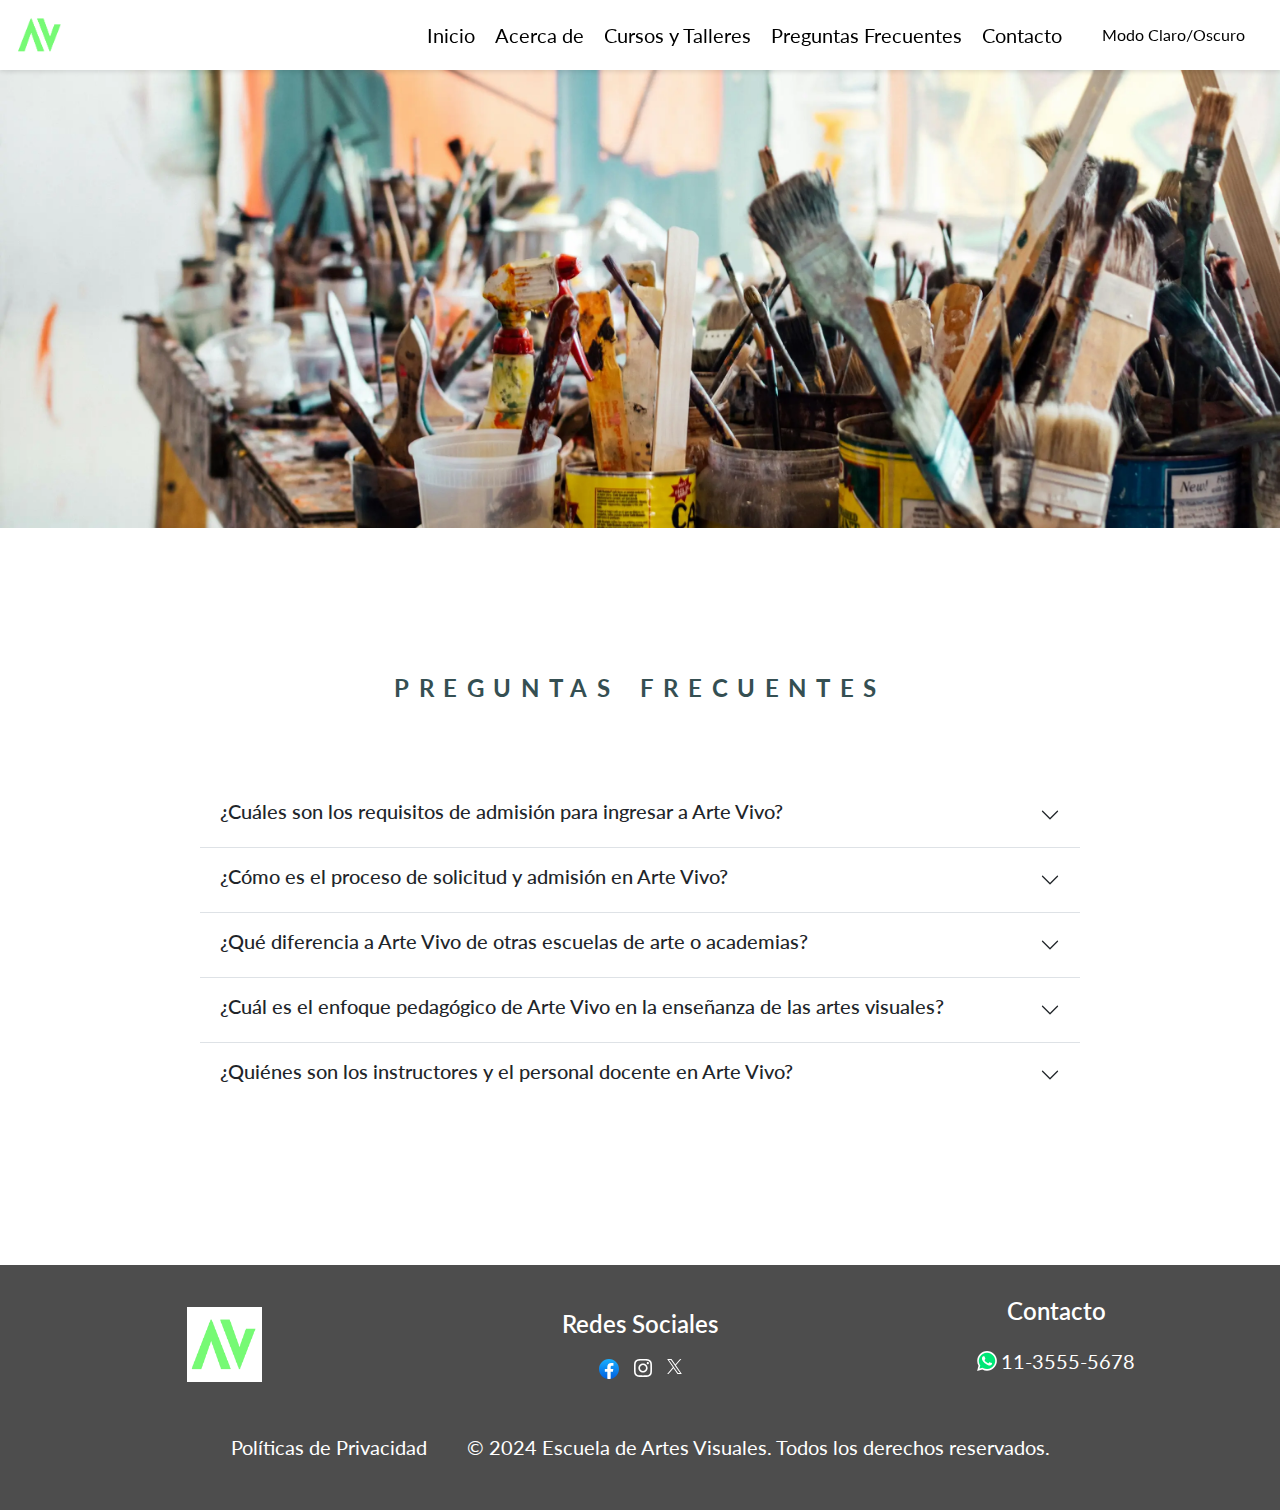
<file: preguntas.html>
<!DOCTYPE html>
<html lang="es">
  <head>
    <meta charset="UTF-8" />
    <meta name="viewport" content="width=device-width, initial-scale=1.0" />
    <link rel="preconnect" href="https://fonts.googleapis.com" />
    <link rel="preconnect" href="https://fonts.gstatic.com" crossorigin />
    <link
      href="https://fonts.googleapis.com/css2?family=Lato:ital,wght@0,100;0,300;0,400;0,700;0,900;1,100;1,300;1,400;1,700;1,900&display=swap"
      rel="stylesheet"
    />
    <link
      href="https://cdn.jsdelivr.net/npm/bootstrap@5.3.3/dist/css/bootstrap.min.css"
      rel="stylesheet"
      integrity="sha384-QWTKZyjpPEjISv5WaRU9OFeRpok6YctnYmDr5pNlyT2bRjXh0JMhjY6hW+ALEwIH"
      crossorigin="anonymous"
    />
    <link rel="stylesheet" href="./css/preguntas.css" />
    <link rel="icon" type="image/x-icon" href="./imagenes/logoOK.png" />
    <title>Preguntas Frecuentes</title>
  </head>
  <body>
    <div class="contenedor">
      <header class="header">
        <a href="./index.html" aria-label="Enlace a la página de inicio">
          <img
            class="logo-image"
            src="./imagenes/logoOK.png"
            alt="Logo de la Escuela de Arte"
          />
        </a>
        <button id="menu-toggle" aria-label="Toggle menu">☰</button>
        <nav aria-label="Menú principal">
          <ul>
            <li><a href="./index.html">Inicio</a></li>
            <li><a href="./acerca.html">Acerca de</a></li>
            <li><a href="./cursos.html">Cursos y Talleres</a></li>
            <li><a href="./preguntas.html">Preguntas Frecuentes</a></li>
            <li><a href="./contacto.html">Contacto</a></li>
            <button id="theme-toggle-btn">Modo Claro/Oscuro</button>
          </ul>
        </nav>
      </header>
      <div>
        <picture>
          <source
            srcset="imagenes\imgs-banners\preguntas.min.webp"
            type="image/webp"
          />
          <source
            srcset="imagenes\imgs-banners\preguntas.png"
            type="image/png"
          />
          <img
            src="imagenes\imgs-banners\preguntas.min.webp"
            alt="table with art tools"
          />
        </picture>
      </div>

      <main class="main">
        <h3 class="preguntas">PREGUNTAS FRECUENTES</h3>
        <div class="accordion accordion-flush" id="accordionFlushExample">
          <div class="accordion-item">
            <h2 class="accordion-header">
              <button
                class="accordion-button collapsed"
                type="button"
                data-bs-toggle="collapse"
                data-bs-target="#flush-collapseOne"
                aria-expanded="false"
                aria-controls="flush-collapseOne"
              >
                <h5>
                  ¿Cuáles son los requisitos de admisión para ingresar a Arte
                  Vivo?
                </h5>
              </button>
            </h2>
            <div
              id="flush-collapseOne"
              class="accordion-collapse collapse"
              data-bs-parent="#accordionFlushExample"
            >
              <div class="accordion-body">
                La escuela no tiene requisitos de admisión.
              </div>
            </div>
          </div>

          <div class="accordion-item">
            <h2 class="accordion-header">
              <button
                class="accordion-button collapsed"
                type="button"
                data-bs-toggle="collapse"
                data-bs-target="#flush-collapseTwo"
                aria-expanded="false"
                aria-controls="flush-collapseTwo"
              >
                <h5>
                  ¿Cómo es el proceso de solicitud y admisión en Arte Vivo?
                </h5>
              </button>
            </h2>
            <div
              id="flush-collapseTwo"
              class="accordion-collapse collapse"
              data-bs-parent="#accordionFlushExample"
            >
              <div class="accordion-body">
                Completando el formulario de contacto y abonando la matrícula
                que será detallada en el mail de respuesta.
              </div>
            </div>
          </div>

          <div class="accordion-item">
            <h2 class="accordion-header">
              <button
                class="accordion-button collapsed"
                type="button"
                data-bs-toggle="collapse"
                data-bs-target="#flush-collapseThree"
                aria-expanded="false"
                aria-controls="flush-collapseThree"
              >
                <h5>
                  ¿Qué diferencia a Arte Vivo de otras escuelas de arte o
                  academias?
                </h5>
              </button>
            </h2>
            <div
              id="flush-collapseThree"
              class="accordion-collapse collapse"
              data-bs-parent="#accordionFlushExample"
            >
              <div class="accordion-body">
                Arte Vivo es una escuela de arte específicamente orientada a las
                artes visuales, con una absoluta apertura al intercambio de
                disciplinas pero con un anclaje sólido en la formación en
                lenguaje visual. Asimismo, es una escuela que cree fuertemente
                en la formación integral de los productores de arte ofreciendo
                cursos y clínicas para el intercambio y enriquecimiento
                constantes.
              </div>
            </div>
          </div>

          <div class="accordion-item">
            <h2 class="accordion-header">
              <button
                class="accordion-button collapsed"
                type="button"
                data-bs-toggle="collapse"
                data-bs-target="#flush-collapseFour"
                aria-expanded="false"
                aria-controls="flush-collapseFour"
              >
                <h5>
                  ¿Cuál es el enfoque pedagógico de Arte Vivo en la enseñanza de
                  las artes visuales?
                </h5>
              </button>
            </h2>
            <div
              id="flush-collapseFour"
              class="accordion-collapse collapse"
              data-bs-parent="#accordionFlushExample"
            >
              <div class="accordion-body">
                Creemos que el arte es un medio de expresión humana, que toda
                persona puede ejercer con la formación y acompañamiento idóneo
                de docentes expertos en el campo que acompañen y fortalezcan las
                herramientas necesarias para la producción. Las artes son parte
                fundamental para la formación de personas íntegras, cultas
                visualmente, con pensamiento crítico y sensibilidad.
              </div>
            </div>
          </div>

          <div class="accordion-item">
            <h2 class="accordion-header">
              <button
                class="accordion-button collapsed"
                type="button"
                data-bs-toggle="collapse"
                data-bs-target="#flush-collapseFive"
                aria-expanded="false"
                aria-controls="flush-collapseFive"
              >
                <h5>
                  ¿Quiénes son los instructores y el personal docente en Arte
                  Vivo?
                </h5>
              </button>
            </h2>
            <div
              id="flush-collapseFive"
              class="accordion-collapse collapse"
              data-bs-parent="#accordionFlushExample"
            >
              <div class="accordion-body">
                Los docentes de la escuela son artistas visuales e historiadores
                con una sólida formación pedagógica en la enseñanza de sus
                materias. Asimismo son profesionales con una reconocida
                trayectoria en el medio.
              </div>
            </div>
          </div>
        </div>
      </main>

      <footer>
        <div class="footer-container">
          <div class="footer-section">
            <img
              id="logo-image-footer"
              src="./imagenes/logoOK.png"
              alt="Logo de la Escuela de Arte"
            />
          </div>
          <div class="footer-section">
            <h3>Redes Sociales</h3>
            <ul id="ul-social">
              <li>
                <a
                  rel="noopener"
                  href="https://www.facebook.com/?locale=es_LA"
                  target="_blank"
                  class="social-link"
                  ><svg
                    xmlns="http://www.w3.org/2000/svg"
                    viewBox="0 0 36 36"
                    fill="url(#a)"
                    height="20"
                    width="20"
                  >
                    <defs>
                      <linearGradient
                        x1="50%"
                        x2="50%"
                        y1="97.078%"
                        y2="0%"
                        id="a"
                      >
                        <stop offset="0%" stop-color="#0062E0"></stop>
                        <stop offset="100%" stop-color="#19AFFF"></stop>
                      </linearGradient>
                    </defs>
                    <path
                      d="M15 35.8C6.5 34.3 0 26.9 0 18 0 8.1 8.1 0 18 0s18 8.1 18 18c0 8.9-6.5 16.3-15 17.8l-1-.8h-4l-1 .8z"
                    ></path>
                    <path
                      fill="#FFF"
                      d="m25 23 .8-5H21v-3.5c0-1.4.5-2.5 2.7-2.5H26V7.4c-1.3-.2-2.7-.4-4-.4-4.1 0-7 2.5-7 7v4h-4.5v5H15v12.7c1 .2 2 .3 3 .3s2-.1 3-.3V23h4z"
                    ></path></svg
                ></a>
              </li>
              <li>
                <a
                  rel="noopener"
                  href="https://www.instagram.com/reel/C5kAtQau6oF/?igsh=aXc1am41emd6bW9s"
                  target="_blank"
                  class="social-link"
                  ><svg
                    xmlns="http://www.w3.org/2000/svg"
                    width="18"
                    height="18"
                    preserveAspectRatio="xMidYMid"
                    viewBox="0 0 256 256"
                  >
                    <path
                      fill="#fff"
                      d="M128 23.064c34.177 0 38.225.13 51.722.745 12.48.57 19.258 2.655 23.769 4.408 5.974 2.322 10.238 5.096 14.717 9.575 4.48 4.479 7.253 8.743 9.575 14.717 1.753 4.511 3.838 11.289 4.408 23.768.615 13.498.745 17.546.745 51.723 0 34.178-.13 38.226-.745 51.723-.57 12.48-2.655 19.257-4.408 23.768-2.322 5.974-5.096 10.239-9.575 14.718-4.479 4.479-8.743 7.253-14.717 9.574-4.511 1.753-11.289 3.839-23.769 4.408-13.495.616-17.543.746-51.722.746-34.18 0-38.228-.13-51.723-.746-12.48-.57-19.257-2.655-23.768-4.408-5.974-2.321-10.239-5.095-14.718-9.574-4.479-4.48-7.253-8.744-9.574-14.718-1.753-4.51-3.839-11.288-4.408-23.768-.616-13.497-.746-17.545-.746-51.723 0-34.177.13-38.225.746-51.722.57-12.48 2.655-19.258 4.408-23.769 2.321-5.974 5.095-10.238 9.574-14.717 4.48-4.48 8.744-7.253 14.718-9.575 4.51-1.753 11.288-3.838 23.768-4.408 13.497-.615 17.545-.745 51.723-.745M128 0C93.237 0 88.878.147 75.226.77c-13.625.622-22.93 2.786-31.071 5.95-8.418 3.271-15.556 7.648-22.672 14.764C14.367 28.6 9.991 35.738 6.72 44.155 3.555 52.297 1.392 61.602.77 75.226.147 88.878 0 93.237 0 128c0 34.763.147 39.122.77 52.774.622 13.625 2.785 22.93 5.95 31.071 3.27 8.417 7.647 15.556 14.763 22.672 7.116 7.116 14.254 11.492 22.672 14.763 8.142 3.165 17.446 5.328 31.07 5.95 13.653.623 18.012.77 52.775.77s39.122-.147 52.774-.77c13.624-.622 22.929-2.785 31.07-5.95 8.418-3.27 15.556-7.647 22.672-14.763 7.116-7.116 11.493-14.254 14.764-22.672 3.164-8.142 5.328-17.446 5.95-31.07.623-13.653.77-18.012.77-52.775s-.147-39.122-.77-52.774c-.622-13.624-2.786-22.929-5.95-31.07-3.271-8.418-7.648-15.556-14.764-22.672C227.4 14.368 220.262 9.99 211.845 6.72c-8.142-3.164-17.447-5.328-31.071-5.95C167.122.147 162.763 0 128 0Zm0 62.27C91.698 62.27 62.27 91.7 62.27 128c0 36.302 29.428 65.73 65.73 65.73 36.301 0 65.73-29.428 65.73-65.73 0-36.301-29.429-65.73-65.73-65.73Zm0 108.397c-23.564 0-42.667-19.103-42.667-42.667S104.436 85.333 128 85.333s42.667 19.103 42.667 42.667-19.103 42.667-42.667 42.667Zm83.686-110.994c0 8.484-6.876 15.36-15.36 15.36-8.483 0-15.36-6.876-15.36-15.36 0-8.483 6.877-15.36 15.36-15.36 8.484 0 15.36 6.877 15.36 15.36Z"
                    ></path></svg
                ></a>
              </li>
              <li>
                <a
                  rel="noopener"
                  href="https://twitter.com/?lang=es"
                  target="_blank"
                  class="social-link"
                  ><svg
                    xmlns="http://www.w3.org/2000/svg"
                    width="15"
                    height="15"
                    fill="none"
                    viewBox="0 0 1200 1227"
                  >
                    <path
                      fill="#fff"
                      d="M714.163 519.284 1160.89 0h-105.86L667.137 450.887 357.328 0H0l468.492 681.821L0 1226.37h105.866l409.625-476.152 327.181 476.152H1200L714.137 519.284h.026ZM569.165 687.828l-47.468-67.894-377.686-540.24h162.604l304.797 435.991 47.468 67.894 396.2 566.721H892.476L569.165 687.854v-.026Z"
                    ></path></svg
                ></a>
              </li>
            </ul>
          </div>
          <div class="footer-section">
            <h3>Contacto</h3>
            <p>
              <a
                rel="noopener"
                href="https://web.whatsapp.com/"
                target="_blank"
                class="social-link"
                ><svg
                  viewBox="0 0 256 259"
                  width="20"
                  height="20"
                  xmlns="http://www.w3.org/2000/svg"
                  preserveAspectRatio="xMidYMid"
                >
                  <path
                    d="m67.663 221.823 4.185 2.093c17.44 10.463 36.971 15.346 56.503 15.346 61.385 0 111.609-50.224 111.609-111.609 0-29.297-11.859-57.897-32.785-78.824-20.927-20.927-48.83-32.785-78.824-32.785-61.385 0-111.61 50.224-110.912 112.307 0 20.926 6.278 41.156 16.741 58.594l2.79 4.186-11.16 41.156 41.853-10.464Z"
                    fill="#00E676"
                  ></path>
                  <path
                    d="M219.033 37.668C195.316 13.254 162.531 0 129.048 0 57.898 0 .698 57.897 1.395 128.35c0 22.322 6.278 43.947 16.742 63.478L0 258.096l67.663-17.439c18.834 10.464 39.76 15.347 60.688 15.347 70.453 0 127.653-57.898 127.653-128.35 0-34.181-13.254-66.269-36.97-89.986ZM129.048 234.38c-18.834 0-37.668-4.882-53.712-14.648l-4.185-2.093-40.458 10.463 10.463-39.76-2.79-4.186C7.673 134.63 22.322 69.058 72.546 38.365c50.224-30.692 115.097-16.043 145.79 34.181 30.692 50.224 16.043 115.097-34.18 145.79-16.045 10.463-35.576 16.043-55.108 16.043Zm61.385-77.428-7.673-3.488s-11.16-4.883-18.136-8.371c-.698 0-1.395-.698-2.093-.698-2.093 0-3.488.698-4.883 1.396 0 0-.697.697-10.463 11.858-.698 1.395-2.093 2.093-3.488 2.093h-.698c-.697 0-2.092-.698-2.79-1.395l-3.488-1.395c-7.673-3.488-14.648-7.674-20.229-13.254-1.395-1.395-3.488-2.79-4.883-4.185-4.883-4.883-9.766-10.464-13.253-16.742l-.698-1.395c-.697-.698-.697-1.395-1.395-2.79 0-1.395 0-2.79.698-3.488 0 0 2.79-3.488 4.882-5.58 1.396-1.396 2.093-3.488 3.488-4.883 1.395-2.093 2.093-4.883 1.395-6.976-.697-3.488-9.068-22.322-11.16-26.507-1.396-2.093-2.79-2.79-4.883-3.488H83.01c-1.396 0-2.79.698-4.186.698l-.698.697c-1.395.698-2.79 2.093-4.185 2.79-1.395 1.396-2.093 2.79-3.488 4.186-4.883 6.278-7.673 13.951-7.673 21.624 0 5.58 1.395 11.161 3.488 16.044l.698 2.093c6.278 13.253 14.648 25.112 25.81 35.575l2.79 2.79c2.092 2.093 4.185 3.488 5.58 5.58 14.649 12.557 31.39 21.625 50.224 26.508 2.093.697 4.883.697 6.976 1.395h6.975c3.488 0 7.673-1.395 10.464-2.79 2.092-1.395 3.487-1.395 4.882-2.79l1.396-1.396c1.395-1.395 2.79-2.092 4.185-3.487 1.395-1.395 2.79-2.79 3.488-4.186 1.395-2.79 2.092-6.278 2.79-9.765v-4.883s-.698-.698-2.093-1.395Z"
                    fill="#FFF"
                  ></path></svg
                >11-3555-5678</a
              >
            </p>
          </div>
        </div>
        <div class="footer-section" style="margin-top: 40px">
          <p>
            <a
              href="/politicas-de-privacidad"
              style="justify-content: start; margin-right: 40px"
              >Políticas de Privacidad</a
            >© 2024 Escuela de Artes Visuales. Todos los derechos reservados.
          </p>
        </div>
      </footer>
    </div>
    <script
      src="https://cdn.jsdelivr.net/npm/bootstrap@5.3.3/dist/js/bootstrap.bundle.min.js"
      integrity="sha384-YvpcrYf0tY3lHB60NNkmXc5s9fDVZLESaAA55NDzOxhy9GkcIdslK1eN7N6jIeHz"
      crossorigin="anonymous"
    ></script>
    <script src="./js/script.js"></script>
    <script>
      document
        .getElementById("menu-toggle")
        .addEventListener("click", function () {
          document.querySelector("nav").classList.toggle("show");
          this.classList.toggle("show");
        });
    </script>
  </body>
</html>
</file>
<file: css/style.css>
/* Estilos generales */
* {
  margin: 0;
  padding: 0;
  box-sizing: border-box;
}

html {
  width: 100%;
  height: 100%;
}

body {
  font-family: "Lato", sans-serif;
  font-size: 1.25rem;
}

.contenedor {
  display: grid;
  grid-template:
    "nav"
    "header"
    "main"
    "footer";

  .nav {
    grid-area: nav;
  }

  .header {
    grid-area: header;
  }

  .footer {
    grid-area: footer;
  }

  div img {
    width: 100%;
    height: 80%;
  }
}
/* estilos header */
header {
  display: flex;
  justify-content: space-between;
  align-items: center;
  padding: 10px 20px;
  background-color: #fff;
  position: fixed;
  width: 100%;
  top: 0;
  left: 0;
  z-index: 1000;
  box-shadow: 0 2px 4px rgba(0, 0, 0, 0.1);
}

header .logo-container {
  display: flex;
  align-items: center;
}

header nav ul {
  list-style-type: none;
  margin: 0;
  padding: 0;
  display: flex;
  align-items: center;
}

header nav ul li {
  margin-right: 20px;
}

header nav ul li a {
  color: #000;
  font-size: 1.25rem;
  transition: color 0.3s;
  text-decoration: none;
}

header nav ul li a:hover {
  color: #84a98c;
}

header a {
  color: #fff;
  text-decoration: none;
}

#menu-toggle {
  display: none;
  font-size: 2rem;
  background: none;
  border: none;
  cursor: pointer;
}

nav ul {
  display: flex;
  list-style-type: none;
  margin: 0;
  padding: 0;
}

nav li {
  margin-right: 1rem;
}

nav li a:hover {
  color: #cad2c5;
}

.logo-image {
  max-height: 50px;
}

/* estilo boton claro oscuro */
.dark-mode {
  background-color: gainsboro !important;
}

#theme-toggle-btn {
  background-color: transparent;
  color: #000;
  border: none;
  cursor: pointer;
  font-size: 16px;
  padding: 10px 20px;
  transition: background-color 0.3s, color 0.3s;
}

#theme-toggle-btn:hover {
  color: #fff;
  background-color: #84a98c;
}

/* Banner pricipal (Creatividad) */

#hero-image {
  width: 100%;
  height: 100%;
}

#container-title-image-over {
  position: absolute;
  bottom: 40px;
  right: 500px;
  background: white;
  font-weight: 800;
  padding: 2.5rem;
}

.title-image-over {
  font-size: 6.5rem;
  text-transform: uppercase;
}

/* estilo contenido */
main {
  margin-top: 60px;
  /*padding: 2rem;*/
  margin-bottom: 12rem;
}

.imagen-inicio {
  position: relative;
  text-align: center;
}

.imagen-inicio h1 {
  position: absolute;
  top: 50%;
  left: 50%;
  transform: translate(-50%, -50%);
  font-size: 3rem;
  color: #fff;
  text-shadow: 1px 1px 2px rgba(0, 0, 0, 0.5);
}

.imagen-inicio img {
  max-width: 100%;
  height: auto;
}

/* Cursos */

section {
  margin-top: 7rem;
}

section h1 {
  text-align: center;
  color: #354f52;
}

section a {
  display: block;
  text-align: center;
  margin-top: 1rem;
  color: #333;
  text-decoration: none;
  font-weight: bold;
  font-size: 20px;
  word-spacing: 0.3rem;
  letter-spacing: 0.6rem;
}

/* Estilos de las letras (Cursos)*/

#letters {
  display: grid;
  grid-template-columns: repeat(6, 1fr);
  column-gap: 50px;
  justify-content: center;
  align-items: center;
  font-weight: bold;
  height: 40vh;
  margin: 3rem;
}

#letters div {
  margin-top: 3.125rem;
  align-items: center;
  display: flex;
  row-gap: 30px;
  flex-direction: column;
  justify-content: center;
}

#letters span {
  color: rgba(132, 169, 140, 0.467);
  font-size: 6rem;
}

#letters small {
  margin-top: 30px;
  font-weight: lighter;
  text-align: center;
  line-height: 2rem;
}

#letters p {
  text-align: center;
}

/* Estilos del pie de página */

footer {
  color: #fff;
  padding: 2rem;
  background-color: #333333df;
}

.footer-container {
  display: grid;
  grid-template-columns: repeat(3, 1fr);
  grid-gap: 2rem;
  place-items: center;
}

.footer-section {
  text-align: center;
}

.footer-section ul {
  list-style-type: none;
  margin: 0;
  padding: 0;
}

.footer-section a {
  color: #fff;
  text-decoration: none;
  margin-top: 20px;
}

.footer-section a:hover {
  color: #ddd;
}

.footer-section p {
  text-align: center;
}

.social-link {
  display: flex;
  justify-content: center;
  align-items: center;
  gap: 4px;
  margin-top: 10px;
}

#logo-image-footer {
  max-height: 75px;
}

#ul-social {
  display: flex;
  gap: 15px;
  justify-content: center;
}

/* Media query */
@media all and (min-width: 320px) and (max-width: 360px) {
  section p {
    font-size: 18px;
  }
  #letters {
    grid-template-columns: repeat(2, 1fr);
    gap: 10px;
    height: auto;
    /*padding: 10px;*/
    margin-top: 1rem;
  }
  div small {
    font-size: 15px;
    width: 135px;
  }
}

@media all and (min-width: 361px) and (max-width: 766px) {
  section p {
    font-size: 18px;
  }
  #letters {
    grid-template-columns: repeat(2, 1fr);
    gap: 10px;
    height: auto;
    /*padding: 10px;*/
    margin-top: 1rem;
  }
  div small {
    font-size: 15px;
    width: 165px;
  }
  #ilustracionDigital {
    width: 150px;
  }
}
@media screen and (max-width: 767px) {
  section p {
    font-size: 18px;
  }
  header {
    flex-direction: row;
    align-items: flex-start;
  }

  #menu-toggle {
    display: block;
  }

  nav {
    display: none;
    width: 100%;
  }

  nav ul {
    flex-direction: column;
    width: 100%;
  }

  nav ul li {
    margin-right: 0;
    margin-bottom: 10px;
  }

  nav.show {
    display: block;
  }

  #menu-toggle.show {
    display: none;
  }
  #container-title-image-over {
    display: none;
    /* bottom: 620px;
    right: 100px;
    padding: 0.3125rem;*/
  }

  .title-image-over {
    font-size: 2rem;
  }
  section a h2 {
    font-size: 1.2rem;
  }

  #letters {
    grid-template-columns: repeat(2, 1fr);
    gap: 30px;
    height: auto;
    /*padding: 10px;*/
    margin-top: 1rem;
  }
  #letters p {
    width: 6rem;
  }
  section {
    margin-top: 3rem;
  }
  #letters small {
    margin-top: 20px;
  }
  main {
    margin-bottom: 5rem;
  }
  footer {
    .footer-container {
      grid-template-columns: 1fr;
    }

    #logo-image-footer {
      width: 50px;
      height: 50px;
    }
  }
}

@media screen and (min-width: 768px) and (max-width: 1023px) {
  header {
    padding: 10px;
  }
  #container-title-image-over {
    bottom: 400px;
    right: 350px;
  }

  .title-image-over {
    font-size: 4rem;
  }
  section p {
    font-size: 24px;
  }
  #letters {
    grid-template-columns: repeat(2, 1fr);
    gap: 20px;
    height: auto;
    padding: 0px;
    margin: 10px;
  }

  #letters small {
    margin-top: 20px;
    font-size: 15px;
  }

  .footer-container {
    /* grid-template-columns: repeat(2, 1fr);*/
  }
}

@media screen and (min-width: 1024px) and (max-width: 1439px) {
  header {
    padding: 10px 15px;
  }
  #hero-image {
    width: 100%;
    height: 100%;
  }

  #container-title-image-over {
    position: absolute;
    bottom: 200px;
    right: 400px;
    background: white;
  }

  .title-image-over {
    text-transform: uppercase;
  }

  #letters {
    grid-template-columns: repeat(3, 1fr);
    gap: 20px;
    height: auto;
    padding: 30px;
    margin: 20px;
  }

  #letters small {
    margin-top: 10px;
  }
  .footer-container {
    grid-template-columns: repeat(3, 1fr);
  }
}
@media screen and (min-width: 1440px) {
  main {
    margin: 0;
    padding: 0;
  }
  #hero-image {
    position: absolute;
    top: 50%;
    left: 50%;
    transform: translate(-50%, -50%);
    font-size: 3rem;
    color: #fff;
    text-shadow: 1px 1px 2px rgba(0, 0, 0, 0.5);
    object-fit: cover;
  }

  #container-title-image-over {
    position: absolute;
    bottom: 40px;
    right: 300px;
    background: white;
    font-weight: 800;
    padding: 2.5rem;
  }

  .title-image-over {
    font-size: 6.5rem;
    text-transform: uppercase;
    line-height: 7rem;
    color: #000;
  }
  #subtitulo {
    text-align: center;
  }
  section {
    margin-top: 66rem;
  }

  #letters {
    grid-template-columns: repeat(3, 1fr);
    gap: 20px;
    height: auto;
    padding: 40px;
    margin-bottom: 6rem;
  }

  #letters small {
    margin-top: 10px;
    width: 25rem;
  }
}
@media and and (min-width: 1441px) and (max-width: 2560px) {
  section {
    margin-top: 105rem;
  }
}
</file>
<file: css/acerca.css>
/* Estilos generales */
* {
  margin: 0;
  padding: 0;
  box-sizing: border-box;
}

html {
  width: 100%;
  height: 100%;
}

body {
  font-family: "lato", sans-serif;
  font-size: 1.2rem;
}

h3 {
  margin-bottom: 3rem;
  font-weight: 700;
}
.acerca {
  color: #354f52;
  font-size: 1.5rem;
  margin-top: 6rem;
  margin-bottom: 5rem;
  text-align: center;
  letter-spacing: 0.6rem;
  word-spacing: 0.3rem;
}
p {
  line-height: 2.5rem;
  text-align: start;
}

.contenedor {
  display: grid;
  grid-template:
    "nav"
    "header"
    "main"
    "footer";

  .nav {
    grid-area: nav;
  }

  .header {
    grid-area: header;
  }

  .footer {
    grid-area: footer;
  }
  .footer-section h3 {
    margin: 0px;
  }

  div img {
    width: 100%;
    height: 33rem;
    margin-bottom: 20px;
    object-fit: cover;
  }
}
/* estilos de header */
header {
  display: flex;
  justify-content: space-between;
  align-items: center;
  padding: 10px 20px;
  background-color: #fff; /* Color de fondo del navbar */
  position: fixed;
  width: 100%;
  top: 0;
  left: 0;
  z-index: 1000;
  box-shadow: 0 2px 4px rgba(0, 0, 0, 0.1);
}

header .logo-container {
  display: flex;
  align-items: center;
}

header nav ul {
  list-style-type: none;
  margin: 0;
  padding: 0;
  display: flex;
  align-items: center;
}

header nav ul li {
  margin-right: 20px;
}

header nav ul li a {
  color: #000;
  font-size: 1.25rem;
  transition: color 0.3s;
  text-decoration: none;
}

header nav ul li a:hover {
  color: #84a98c;
}

header a {
  color: #fff;
  text-decoration: none;
}

#menu-toggle {
  display: none;
  font-size: 2rem;
  background: none;
  border: none;
  cursor: pointer;
}

nav ul {
  display: flex;
  list-style-type: none;
  margin: 0;
  padding: 0;
}

nav li {
  margin-right: 1rem;
}

nav li a:hover {
  color: #cad2c5;
}

.logo-image {
  max-height: 50px;
}

/* estilo boton claro oscuro */
.dark-mode {
  background-color: gainsboro !important;
}

#theme-toggle-btn {
  background-color: transparent;
  color: #000;
  border: none;
  cursor: pointer;
  font-size: 16px;
  padding: 10px 20px;
  transition: background-color 0.3s, color 0.3s;
}

#theme-toggle-btn:hover {
  background-color: #84a98c;
  color: #fff;
}

/* estilos del contenido */
.main {
  text-align: center;
  padding: 0px 400px 100px 400px;
  margin-bottom: 3.75rem;
}

.main h1 {
  margin: 0px 0px 50px 0px;
}

/* estilos del footer */
footer {
  color: #fff;
  padding: 2rem;
  background-color: #333333df;
}

.footer-container {
  display: grid;
  grid-template-columns: repeat(3, 1fr);
  grid-gap: 2rem;
  place-items: center;
}

.footer-section {
  text-align: center;
}

.footer-section ul {
  list-style-type: none;
  margin: 0;
  padding: 0;
}

.footer-section a {
  color: #fff;
  text-decoration: none;
  margin-top: 20px;
}

.footer-section a:hover {
  color: #ddd;
}

.footer-section p {
  text-align: center;
}

.social-link {
  display: flex;
  justify-content: center;
  align-items: center;
  gap: 4px;
  margin-top: 10px;
}

#logo-image-footer {
  max-height: 75px;
}

#ul-social {
  display: flex;
  gap: 15px;
  justify-content: center;
}

/* Media query */

@media screen and (max-width: 767px) {
  header {
    flex-direction: row;
    align-items: flex-start;
  }
  .logo-image {
    width: 25px;
    height: 25px;
  }

  #menu-toggle {
    display: block;
  }

  nav {
    display: none;
    width: 100%;
  }

  nav ul {
    flex-direction: column;
    width: 100%;
  }

  nav ul li {
    margin-right: 0;
    margin-bottom: 10px;
  }

  nav.show {
    display: block;
  }

  #menu-toggle.show {
    display: none;
  }
  .contenedor div img {
    height: 15rem;
  }
  .main {
    padding: 20px;
  }
  p {
    text-align: center;
  }
  .acerca {
    margin-bottom: 3rem;
    margin-top: 3rem;
  }
  footer {
    .footer-container {
      grid-template-columns: 1fr;
    }
    #logo-image-footer {
      width: 50px;
      height: 50px;
    }
  }
}

@media screen and (min-width: 768px) and (max-width: 1023px) {
  header {
    padding: 10px;
  }

  .main {
    padding: 20px 100px 100px 100px;
  }

  .footer-container {
    /* grid-template-columns: repeat(2, 1fr);*/
  }
}

@media screen and (min-width: 1024px) and (max-width: 1439px) {
  header {
    padding: 10px 15px;
  }

  .main {
    padding: 20px 300px 100px 300px;
  }

  .footer-container {
    grid-template-columns: repeat(3, 1fr);
  }
}
@media screen and (min-width: 1440px) {
  .main {
    padding: 20px 400px 100px 400px;
  }
}
@media and and (min-width: 1441px) and (max-width: 2560px) {
  .main {
    padding: 20px 400px 100px 400px;
  }
}
</file>
<file: css/enlaces.css>
* {
  margin: 0;
  padding: 0;
  box-sizing: border-box;
}
html {
  height: 100%;
}
img {
  width: 100%;
  display: block;
}

body {
  font-family: "Lato", sans-serif;
  font-size: 1.2rem;
}
.contenedor {
  display: grid;
  grid-template:
    "nav"
    "header"
    "img"
    "main";
}
nav {
  grid-area: nav;
}
.header {
  grid-area: header;
}
.enlacesImg {
  margin-top: 0;
  display: flex;
  flex-direction: row;
  align-items: center;
}
main {
  grid-area: main;
}
#texto {
  text-align: start;
}
/******LILIA************************/

/* Estilos del encabezado */
header {
  display: flex;
  justify-content: space-between;
  align-items: center;
  padding: 10px 20px;
  background-color: #fff; /* Color de fondo del navbar */
  position: fixed;
  width: 100%;
  top: 0;
  left: 0;
  z-index: 1000;
  box-shadow: 0 2px 4px rgba(0, 0, 0, 0.1);
}

header .logo-container {
  display: flex;
  align-items: center;
}

header nav ul {
  list-style-type: none;
  margin: 0;
  padding: 0;
  display: flex;
  align-items: center;
}

header nav ul li {
  margin-right: 20px;
}

header nav ul li a {
  color: #000;
  font-size: 1.25rem;
  transition: color 0.3s;
  text-decoration: none;
}

header nav ul li a:hover {
  color: #84a98c;
}

header a {
  color: #fff;
  text-decoration: none;
}

#menu-toggle {
  display: none;
  font-size: 2rem;
  background: none;
  border: none;
  cursor: pointer;
}

nav ul {
  display: flex;
  list-style-type: none;
  margin: 0;
  padding: 0;
}

nav li {
  margin-right: 1rem;
}

nav li a:hover {
  color: #cad2c5;
}

.logo-image {
  max-height: 50px;
}

/* estilo boton claro oscuro */
.dark-mode {
  background-color: gainsboro !important;
}

#theme-toggle-btn {
  background-color: transparent;
  color: #000;
  border: none;
  cursor: pointer;
  font-size: 16px;
  padding: 10px 20px;
  transition: background-color 0.3s, color 0.3s;
}

#theme-toggle-btn:hover {
  background-color: #84a98c;
  color: #fff;
}

/**********media queries***********/

@media screen and (max-width: 767px) {
  header {
    flex-direction: row;
    align-items: flex-start;
    nav ul li a {
      font-size: 0.9rem;
    }
    .logo-image {
      width: 25px;
      height: 25px;
    }
  }

  #menu-toggle {
    display: block;
  }

  nav {
    display: none;
    width: 100%;
  }

  nav ul {
    flex-direction: column;
    width: 100%;
  }

  nav ul li {
    margin-right: 0;
    margin-bottom: 10px;
  }

  nav.show {
    display: block;
  }

  #menu-toggle.show {
    display: none;
  }
  .enlacesImg {
    margin-top: 2.5rem;
    display: flex;
    flex-direction: column;
    align-items: center;
  }
  .img {
    width: 100%;
  }
  .segunda-img {
    display: none;
  }
  h1 {
    color: #354f52;
    text-align: center;
    font-size: 1.8rem;
    line-height: 2.5rem;
    margin-top: 2rem;
  }

  main {
    grid-area: main;
  }
  .presentacion {
    display: flex;
    flex-direction: column;
    gap: 1.875rem;
    margin: 2rem;
  }

  .enlacesh3 {
    color: #354f52;
    margin-top: 2rem;
    text-align: center;
    letter-spacing: 0.3rem;
    word-spacing: 0.1rem;
  }
  #texto {
    text-align: center;
  }
  p {
    text-align: center;
    line-height: 2rem;
  }
  .precio {
    display: flex;
    flex-direction: column;
    gap: 1.25rem;
  }
  .contacto {
    text-align: center;
    margin: 2.5rem;
  }
  .btn-caja {
    background-color: #cad2c5;
    color: #354f52;
    padding: 1.2rem;
    padding-left: 2rem;
    padding-right: 2rem;
    font-size: 1.2rem;
  }
  .btn-caja:link,
  .btn-caja:visited {
    display: inline-block;
    text-decoration: none;
    transition: all 0.3s;
  }
  .btn-caja:hover {
    background-color: #84a98c;
    color: white;
  }
}

@media screen and (min-width: 768px) and (max-width: 1023px) {
  header {
    padding: 10px;
  }

  .enlacesImg {
    margin-top: 4rem;
    display: flex;
    flex-direction: row;
    align-items: center;
  }
  .img {
    width: 50%;
  }
  h1 {
    color: #354f52;
    text-align: center;
  }
  main {
    grid-area: main;
  }
  .presentacion {
    display: flex;
    flex-direction: column;
    gap: 1.875rem;
    margin-top: 2.5rem;
    margin-bottom: 2.5rem;
    margin-left: 8rem;
    margin-right: 8rem;
  }
  .enlacesh3 {
    color: #354f52;
    margin-top: 2.5rem;
    text-align: center;
    letter-spacing: 0.3rem;
    word-spacing: 0.1rem;
  }
  p {
    text-align: center;
    line-height: 2rem;
  }
  .precio {
    display: flex;
    flex-direction: column;
    gap: 1.25rem;
  }
  .contacto {
    text-align: center;
    margin: 2.5rem;
  }
  .btn-caja {
    background-color: #cad2c5;
    color: #354f52;
    padding: 1.2rem;
    padding-left: 2rem;
    padding-right: 2rem;
    font-size: 1.2rem;
  }
  .btn-caja:link,
  .btn-caja:visited {
    display: inline-block;
    text-decoration: none;
    transition: all 0.3s;
  }
  .btn-caja:hover {
    background-color: #84a98c;
    color: white;
  }
}
@media screen and (min-width: 1024px) and (max-width: 1440px) {
  header {
    padding: 10px 15px;
  }

  .enlacesImg {
    margin-top: 4rem;
    display: flex;
    flex-direction: row;
    align-items: center;
  }
  .img {
    width: 50%;
  }
  h1 {
    color: #354f52;
    text-align: center;
  }
  main {
    grid-area: main;
  }
  .presentacion {
    display: flex;
    flex-direction: column;
    gap: 1.875rem;
    margin-top: 2.5rem;
    margin-bottom: 2.5rem;
    margin-left: 10rem;
    margin-right: 10rem;
  }

  .enlacesh3 {
    color: #354f52;
    margin-top: 2.5rem;
    text-align: center;
    letter-spacing: 0.3rem;
    word-spacing: 0.1rem;
  }
  p {
    text-align: center;
    line-height: 2rem;
  }
  .precio {
    display: flex;
    flex-direction: column;
    gap: 1.25rem;
  }
  .contacto {
    text-align: center;
    margin: 2.5rem;
  }
  .btn-caja {
    background-color: #cad2c5;
    color: #354f52;
    padding: 1.2rem;
    padding-left: 2rem;
    padding-right: 2rem;
    font-size: 1.2rem;
  }
  .btn-caja:link,
  .btn-caja:visited {
    display: inline-block;
    text-decoration: none;
    transition: all 0.3s;
  }
  .btn-caja:hover {
    background-color: #84a98c;
    color: white;
  }
}
@media screen and (min-width: 1441px) {
  header {
    padding: 10px 15px;
  }

  .enlacesImg {
    /*margin-top: 6.25rem;
    display: flex;
    flex-direction: column;
    align-items: center;*/
  }
  .img {
    width: 50%;
  }

  h1 {
    color: #354f52;
    text-align: center;
  }
  main {
    grid-area: main;
  }

  .presentacion {
    display: flex;
    flex-direction: column;
    gap: 1.875rem;
    margin-top: 2.5rem;
    margin-bottom: 2.5rem;
    margin-left: 25rem;
    margin-right: 25rem;
  }

  .enlacesh3 {
    color: #354f52;
    margin-top: 2.5rem;
    text-align: center;
    letter-spacing: 0.3rem;
    word-spacing: 0.1rem;
  }
  p {
    text-align: center;
    line-height: 2rem;
  }
  .precio {
    display: flex;
    flex-direction: column;
    gap: 1.25rem;
  }
  .contacto {
    text-align: center;
    margin: 2.5rem;
  }
  .btn-caja {
    background-color: #cad2c5;
    color: #354f52;
    padding: 1.2rem;
    padding-left: 2rem;
    padding-right: 2rem;
    font-size: 1.2rem;
    /*border-radius: 0.5625rem;*/
  }
  .btn-caja:link,
  .btn-caja:visited {
    display: inline-block;
    text-decoration: none;
    transition: all 0.3s;
  }
  .btn-caja:hover {
    background-color: #84a98c;
    color: white;
  }
}
</file>
<file: css/cursos.css>
/***********************estilos grales**********/
* {
  margin: 0;
  padding: 0;
  box-sizing: border-box;
}
html {
  height: 100%;
}
img {
  width: 100%;
  display: block;
}

body {
  font-family: "Lato", sans-serif;
  font-size: 1.25rem;
}

.contenedor {
  display: grid;
  grid-template:
    "nav"
    "header"
    "main"
    "footer";
}
nav {
  grid-area: nav;
}

.header {
  grid-area: header;
}

.imgBanner {
  height: 15rem;
}
.Caja {
  box-shadow: 0 2rem 4.2rem rgba(0, 0, 0, 0.075);
}
main {
  grid-area: main;
}

footer {
  grid-area: footer;
}
/* estilo de botones */
.btn-caja {
  border: 0;
  background-color: #cad2c5;
  color: #354f52;
  padding: 1.2rem;
  padding-left: 2rem;
  padding-right: 2rem;
  transition: all 0.3s;
}

.btn-caja:link,
.btn-caja:visited {
  border: 0;
  display: inline-block;
  text-decoration: none;
}
.btn-caja:hover {
  border: 0;
  background-color: #84a98c;
  color: white;
}
.footer-section h3 {
  margin: 0px;
}
/******LILIA************************/

/* Estilos del encabezado */
header {
  display: flex;
  justify-content: space-between;
  align-items: center;
  padding: 10px 20px;
  background-color: #fff;
  position: fixed;
  width: 100%;
  top: 0;
  left: 0;
  z-index: 1000;
  box-shadow: 0 2px 4px rgba(0, 0, 0, 0.1);
}

header .logo-container {
  display: flex;
  align-items: center;
}

header nav ul {
  list-style-type: none;
  margin: 0;
  padding: 0;
  display: flex;
  align-items: center;
}

header nav ul li {
  margin-right: 20px;
}

header nav ul li a {
  color: #000;
  font-size: 1.25rem;
  transition: color 0.3s;
  text-decoration: none;
}

header nav ul li a:hover {
  color: #84a98c;
}

header a {
  color: #fff;
  text-decoration: none;
}

#menu-toggle {
  display: none;
  font-size: 2rem;
  background: none;
  border: none;
  cursor: pointer;
}

nav ul {
  display: flex;
  list-style-type: none;
  margin: 0;
  padding: 0;
}

nav li {
  margin-right: 1rem;
}

nav li a:hover {
  color: #cad2c5;
}

.logo-image {
  max-height: 50px;
}

/* estilo boton claro oscuro */
.dark-mode {
  background-color: gainsboro !important;
}

#theme-toggle-btn {
  background-color: transparent;
  color: #000;
  font-size: 1rem;
  border: none;
  cursor: pointer;
  padding: 10px 20px;
  transition: background-color 0.3s, color 0.3s;
}

#theme-toggle-btn:hover {
  color: #fff;
  background-color: #84a98c;
}

/* estilo titulos */
h2,
h3 {
  color: #354f52;
  margin-bottom: 3rem;
  font-weight: 700;
}
.tituloh3 {
  font-size: 1.5rem;
  margin-top: 6rem;
  margin-bottom: 5rem;
  text-align: center;
  letter-spacing: 0.6rem;
  word-spacing: 0.3rem;
}
/* Estilos del pie de página */
footer {
  color: #fff;
  padding: 2rem;
  background-color: #333333df;
}

.footer-container {
  display: grid;
  grid-template-columns: repeat(3, 1fr);
  grid-gap: 2rem;
  place-items: center;
}

.footer-section {
  text-align: center;
}

.footer-section ul {
  list-style-type: none;
  margin: 0;
  padding: 0;
}

.footer-section a {
  color: #fff;
  text-decoration: none;
  margin-top: 20px;
}

.footer-section a:hover {
  color: #ddd;
}

.footer-section p {
  text-align: center;
}

.social-link {
  display: flex;
  justify-content: center;
  align-items: center;
  gap: 4px;
  margin-top: 10px;
}

#logo-image-footer {
  max-height: 75px;
}

#ul-social {
  display: flex;
  gap: 15px;
  justify-content: center;
}
.h3Footer {
  color: white;
}

/**********media queries***********/
@media screen and (max-width: 767px) {
  header {
    flex-direction: row;
    align-items: flex-start;
  }

  .logo-image {
    width: 25px;
    height: 25px;
  }
  #menu-toggle {
    display: block;
  }
  nav {
    display: none;
    width: 100%;
  }

  nav ul {
    flex-direction: column;
    width: 100%;
  }

  nav ul li {
    margin-right: 0;
    margin-bottom: 10px;
  }

  nav.show {
    display: block;
  }

  #menu-toggle.show {
    display: none;
  }
  .imgBanner {
    margin-top: 3.125rem;
    object-fit: cover;
  }
  .tituloh3 {
    margin-top: 4rem;
    margin-bottom: 4rem;
    letter-spacing: 1rem;
  }
  main {
    grid-area: main;
  }

  .cursos {
    display: flex;
    flex-direction: column;
    margin-top: 3rem;
    margin-bottom: 5rem;
    row-gap: 4rem;
  }

  .Caja {
    border: 0.0125rem solid #52796f;
    display: flex;
    flex-direction: column;
    max-width: 100%;
    margin-left: 1.25rem;
    margin-right: 1.25rem;
  }

  .img-box {
    width: 100%;
    position: relative;
    float: left;
  }
  .info-box {
    text-align: center;
    justify-content: center;
    margin: 3rem;
  }

  .btn-caja {
    background-color: #cad2c5;
    color: #354f52;
    padding: 1.2rem;
    padding-left: 2rem;
    padding-right: 2rem;
    font-size: 1.2rem;
  }
  .btn-caja:link,
  .btn-caja:visited {
    display: inline-block;
    text-decoration: none;
    transition: all 0.3s;
  }
  .btn-caja:hover {
    background-color: #84a98c;
    color: white;
  }

  .banner {
    width: 100%;
    height: 20%;
  }
  footer {
    .footer-container {
      grid-template-columns: 1fr;
    }

    #logo-image-footer {
      width: 50px;
      height: 50px;
    }
  }
}
/***********************************************************/

@media screen and (min-width: 768px) and (max-width: 1023px) {
  .contenedor {
    display: grid;
    grid-template:
      "nav"
      "header"
      "div"
      "main"
      "footer";
  }

  .header {
    grid-area: header;
    margin-bottom: 1.5rem;
  }
  .imgBanner {
    margin-top: 3.125rem;
    height: 25rem;
    object-fit: cover;
  }
  main {
    grid-area: main;
  }

  .cursos {
    display: flex;
    flex-direction: column;
    margin-top: 3rem;
    margin-bottom: 6rem;
    row-gap: 4rem;
  }
  .Caja {
    border: 0.0125rem solid #52796f;
    display: flex;
    flex-direction: row;
    align-items: center;
    justify-items: center;
    margin-left: 1.25rem;
    margin-right: 1.25rem;
  }

  .img-box {
    width: 100%;
    height: fit-content;
  }
  .info-box {
    text-align: center;
    margin: 3rem;
    width: 50%;
  }

  .btn-caja {
    background-color: #cad2c5;
    color: #354f52;
    padding: 1.2rem;
    padding-left: 2rem;
    padding-right: 2rem;
    font-size: 1.2rem;
  }
  .btn-caja:link,
  .btn-caja:visited {
    display: inline-block;
    text-decoration: none;
    transition: all 0.3s;
  }
  .btn-caja:hover {
    background-color: #84a98c;
    color: white;
  }
  .footer-container {
    grid-template-columns: repeat(3, 1fr);
  }
}

/********************************************************************/
@media screen and (min-width: 1024px) and (max-width: 1439px) {
  header {
    padding: 10px;
  }

  .imgBanner {
    margin-top: 3.125rem;
    height: 30rem;
    object-fit: cover;
  }

  .main {
    padding: 20px 200px 100px 200px;
  }
  .footer-container {
    grid-template-columns: repeat(3, 1fr);
  }

  .cursos {
    display: flex;
    flex-direction: column;
    margin-top: 3rem;
    margin-bottom: 8rem;
    margin-right: 10rem;
    margin-left: 10rem;
    row-gap: 8rem;
  }
  .Caja {
    border: 0.0125rem solid #52796f;
    display: flex;
    flex-direction: row;
    align-items: center;
    justify-items: center;
    margin-left: 1.25rem;
    margin-right: 1.25rem;
  }

  .img-box {
    width: 100%;
    height: fit-content;
  }
  .info-box {
    text-align: center;
    margin: 2rem;
    width: 50%;
  }

  .btn-caja {
    background-color: #cad2c5;
    color: #354f52;
    padding: 1.2rem;
    padding-left: 2rem;
    padding-right: 2rem;
    font-size: 1.2rem;
  }
  .btn-caja:link,
  .btn-caja:visited {
    display: inline-block;
    text-decoration: none;
    transition: all 0.3s;
  }
  .btn-caja:hover {
    background-color: #84a98c;
    color: white;
  }
}
/**********************************************************************/
@media screen and (min-width: 1440px) {
  header {
    padding: 10px 15px;
  }
  .main {
    padding: 20px 200px 100px 200px;
  }

  .imgBanner {
    margin-top: 3.125rem;
    height: 30rem;
  }

  .cursos {
    display: flex;
    flex-direction: column;
    margin-top: 3rem;
    margin-bottom: 10rem;
    margin-right: 30rem;
    margin-left: 30rem;
    row-gap: 5rem;
  }
  div .Caja {
    width: 60rem;
  }
  .Caja {
    border: 0.0125rem solid #cad2c5;
    display: flex;
    flex-direction: row;
    align-items: center;
    justify-items: center;
    margin-left: 1.25rem;
    margin-right: 1.25rem;
  }

  .img-box {
    width: 100%;
  }

  .info-box {
    text-align: center;
    margin: 3rem;
    width: 50%;
  }
  .btn-caja {
    background-color: #cad2c5;
    color: #354f52;
    padding: 1rem;
    padding-left: 2rem;
    padding-right: 2rem;
    font-size: 1.2rem;
  }
  .btn-caja:link,
  .btn-caja:visited {
    display: inline-block;
    text-decoration: none;
    transition: all 0.3s;
  }
  .btn-caja:hover {
    background-color: #84a98c;
    color: white;
  }
}
</file>
<file: css/preguntas.css>
/* Estilos generales */
* {
  margin: 0;
  padding: 0;
  box-sizing: border-box;
}

html {
  width: 100%;
  height: 100%;
}

body {
  font-family: "Lato", sans-serif;
  font-size: 1.25rem;
}

.contenedor {
  display: grid;
  grid-template:
    "nav"
    "header"
    "main"
    "footer";

  .nav {
    grid-area: nav;
  }

  .header {
    grid-area: header;
  }

  .footer {
    grid-area: footer;
  }

  div img {
    width: 100%;
    height: 33rem;
    object-fit: cover;
  }
}

/* estilos del header */
header {
  display: flex;
  justify-content: space-between;
  align-items: center;
  padding: 10px 20px;
  background-color: #fff; /* Color de fondo del navbar */
  position: fixed;
  width: 100%;
  top: 0;
  left: 0;
  z-index: 1000;
  box-shadow: 0 2px 4px rgba(0, 0, 0, 0.1);
}

header .logo-container {
  display: flex;
  align-items: center;
}

header nav ul {
  list-style-type: none;
  margin: 0;
  padding: 0;
  display: flex;
  align-items: center;
}

header nav ul li {
  margin-right: 20px;
}

header nav ul li a {
  color: #000;
  font-size: 1.25rem;
  transition: color 0.3s;
  text-decoration: none;
}

header nav ul li a:hover {
  color: #84a98c;
}

header a {
  color: #fff;
  text-decoration: none;
}

#menu-toggle {
  display: none;
  font-size: 2rem;
  background: none;
  border: none;
  cursor: pointer;
}

nav ul {
  display: flex;
  list-style-type: none;
  margin: 0;
  padding: 0;
}

nav li {
  margin-right: 1rem;
}

nav li a:hover {
  color: #cad2c5;
}

.logo-image {
  max-height: 50px;
}
/* estilo boton claro oscuro */
.dark-mode {
  background-color: gainsboro !important;
}

#theme-toggle-btn {
  background-color: transparent;
  color: #000;
  border: none;
  cursor: pointer;
  font-size: 16px;
  padding: 10px 20px;
  transition: background-color 0.3s, color 0.3s;
}

#theme-toggle-btn:hover {
  background-color: #84a98c;
  color: #fff;
}

/* estilo titulos */
h3 {
  margin-bottom: 3rem;
  font-weight: 700;
}
.preguntas {
  color: #354f52;
  font-size: 1.5rem;
  margin-top: 6rem;
  margin-bottom: 5rem;
  text-align: center;
  letter-spacing: 0.6rem;
  word-spacing: 0.3rem;
}
/* estilo de contenido */
main {
  padding: 50px 200px;
  margin-bottom: 6.75rem;
}
/* estilo footer */
footer {
  color: #fff;
  padding: 2rem;
  background-color: #333333df;
}

.footer-container {
  display: grid;
  grid-template-columns: repeat(3, 1fr);
  grid-gap: 2rem;
  place-items: center;
}

.footer-section {
  text-align: center;
}

.footer-section ul {
  list-style-type: none;
  margin: 0;
  padding: 0;
}

.footer-section a {
  color: #fff;
  text-decoration: none;
  margin-top: 20px;
}

.footer-section a:hover {
  color: #ddd;
}

.footer-section p {
  text-align: center;
}
.footer-section h3 {
  margin: 0px;
  font-weight: 600;
  font-size: 1.5rem;
}
.social-link {
  display: flex;
  justify-content: center;
  align-items: center;
  gap: 4px;
  margin-top: 10px;
}

#logo-image-footer {
  max-height: 75px;
}

#ul-social {
  display: flex;
  gap: 15px;
  justify-content: center;
}

/* Media query */

@media screen and (max-width: 767px) {
  header {
    flex-direction: row;
    align-items: flex-start;
  }
  .logo-image {
    width: 25px;
    height: 25px;
  }

  #menu-toggle {
    display: block;
  }

  nav {
    display: none;
    width: 100%;
  }

  nav ul {
    flex-direction: column;
    width: 100%;
  }

  nav ul li {
    margin-right: 0;
    margin-bottom: 10px;
  }

  nav.show {
    display: block;
  }

  #menu-toggle.show {
    display: none;
  }
  .contenedor div img {
    height: 15rem;
    object-fit: cover;
  }
  .main {
    padding: 50px;
    margin-bottom: 3.125rem;
  }
  .preguntas {
    margin-top: 2rem;
    margin-bottom: 3rem;
  }
  footer {
    .footer-container {
      grid-template-columns: 1fr;
    }
    #logo-image-footer {
      width: 50px;
      height: 50px;
    }
  }
}

@media screen and (min-width: 768px) and (max-width: 1023px) {
  header {
    padding: 10px;
  }

  .main {
    padding: 40px;
  }

  .footer-container {
    /*grid-template-columns: repeat(2, 1fr);*/
  }
}

@media screen and (min-width: 1024px) and (max-width: 1439px) {
  header {
    padding: 10px 15px;
  }

  .footer-container {
    grid-template-columns: repeat(3, 1fr);
  }
}
</file>
